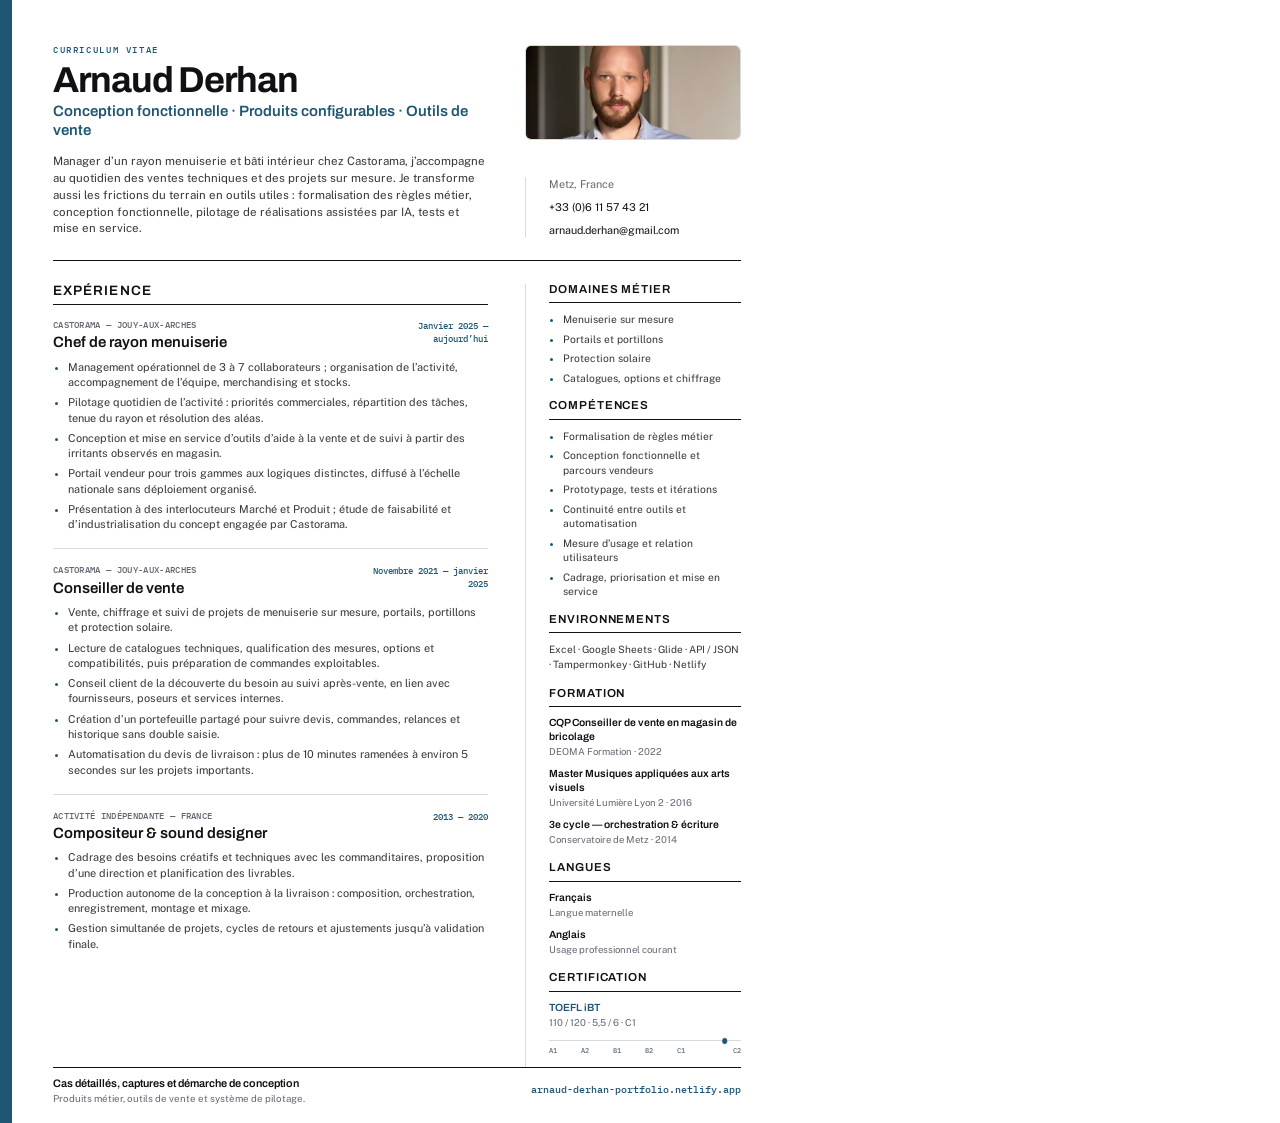
<file: cv-print.html>
<!DOCTYPE html>
<html lang="fr">
<head>
<meta charset="UTF-8">
<meta name="viewport" content="width=device-width, initial-scale=1.0">
<title>Arnaud Derhan — CV</title>
<link rel="preconnect" href="https://fonts.googleapis.com">
<link rel="preconnect" href="https://fonts.gstatic.com" crossorigin>
<link href="https://fonts.googleapis.com/css2?family=Public+Sans:wght@400;500;600;700&amp;family=Archivo:wght@500;600;700&amp;family=IBM+Plex+Mono:wght@400;500&amp;display=swap" rel="stylesheet">
<link rel="stylesheet" href="cv-print.css">
</head>
<body>
<main class="paper">
  <header class="identity">
    <div class="identity-main">
      <p class="document-label">CURRICULUM VITAE</p>
      <h1 data-name></h1>
      <p class="target-title" data-pdf-title></p>
      <p class="profile" data-pdf-profile></p>
    </div>
    <div class="identity-side">
      <div class="portrait-frame">
        <img class="portrait portrait-print" src="assets/arnaud-derhan-portrait-horizontal.jpg" alt="Portrait d’Arnaud Derhan">
      </div>
      <address class="contacts" data-contacts></address>
    </div>
  </header>

  <div class="content-grid">
    <section class="experience">
      <h2>Expérience</h2>
      <div data-experience></div>
    </section>

    <aside class="sidebar">
      <section>
        <h2>Domaines métier</h2>
        <ul class="plain-list" data-pdf-domains></ul>
      </section>
      <section>
        <h2>Compétences</h2>
        <ul class="plain-list" data-pdf-skills></ul>
      </section>
      <section>
        <h2>Environnements</h2>
        <p class="compact-copy" data-pdf-tools></p>
      </section>
      <section>
        <h2>Formation</h2>
        <div data-education></div>
      </section>
      <section>
        <h2>Langues</h2>
        <div data-languages></div>
      </section>
      <section>
        <h2>Certification</h2>
        <div data-certifications></div>
      </section>
    </aside>
  </div>

  <footer class="portfolio-callout">
    <div>
      <strong data-pdf-portfolio-label></strong>
      <span>Produits métier, outils de vente et système de pilotage.</span>
    </div>
    <a data-portfolio-link></a>
  </footer>
</main>
<script>window.CV_DATA = {"identity":{"name":"Arnaud Derhan","location":"Metz, France","phone":"+33 (0)6 11 57 43 21","email":"arnaud.derhan@gmail.com","portfolio":"https://arnaud-derhan-portfolio.netlify.app/"},"headline":"Product builder métier","subheadline":"Je transforme des règles métier complexes en outils simples, utilisés et mesurés sur le terrain.","summary":"Manager retail en menuiserie et bâti intérieur, avec une pratique directe de la vente de projets sur mesure, je prends en charge un produit depuis le problème observé jusqu’à son usage : compréhension du métier, formalisation des règles, conception fonctionnelle, pilotage de réalisations assistées par IA, tests et mesure. Mes réalisations relient catalogues techniques, parcours vendeurs et systèmes existants sans ajouter de friction aux équipes.","pdf":{"title":"Conception fonctionnelle · Produits configurables · Outils de vente","profile":"Manager d’un rayon menuiserie et bâti intérieur chez Castorama, j’accompagne au quotidien des ventes techniques et des projets sur mesure. Je transforme aussi les frictions du terrain en outils utiles : formalisation des règles métier, conception fonctionnelle, pilotage de réalisations assistées par IA, tests et mise en service.","domains":["Menuiserie sur mesure","Portails et portillons","Protection solaire","Catalogues, options et chiffrage"],"skills":["Formalisation de règles métier","Conception fonctionnelle et parcours vendeurs","Prototypage, tests et itérations","Continuité entre outils et automatisation","Mesure d’usage et relation utilisateurs","Cadrage, priorisation et mise en service"],"tools":"Excel · Google Sheets · Glide · API / JSON · Tampermonkey · GitHub · Netlify","certifications":[{"name":"TOEFL iBT","level":"110 / 120 · 5,5 / 6 · C1","score":5.5,"scaleMax":6,"detail":[{"label":"Reading","score":"6 / 6"},{"label":"Listening","score":"6 / 6"},{"label":"Speaking","score":"5 / 6"},{"label":"Writing","score":"5,5 / 6"}]}],"portfolioLabel":"Cas détaillés, captures et démarche de conception"},"lenses":[{"id":"product","label":"Produit métier","intro":"Partir du travail réel, choisir le bon niveau de solution, livrer puis observer l’usage.","accentCapabilities":["discovery","ux","measurement"],"accentProofs":["portal","crm"]},{"id":"functional","label":"Conception fonctionnelle","intro":"Transformer catalogues, tolérances et processus en règles explicites et interfaces actionnables.","accentCapabilities":["rules","integration","ux"],"accentProofs":["portal","delivery"]},{"id":"ai","label":"Pilotage par l’IA","intro":"Spécifier l’intention, diriger l’implémentation, tester les résultats et faire évoluer le système.","accentCapabilities":["specification","validation","architecture"],"accentProofs":["agents","portal"]}],"capabilities":[{"id":"discovery","name":"Comprendre le travail réel","detail":"Observer les irritants, les gestes existants et les contraintes d’adoption."},{"id":"rules","name":"Formaliser les règles métier","detail":"Rendre explicites catalogues, tolérances, compatibilités et états de processus."},{"id":"ux","name":"Concevoir l’expérience","detail":"Adapter l’interface à la logique de vente plutôt qu’imposer un parcours générique."},{"id":"integration","name":"Relier les systèmes","detail":"Créer la continuité entre outils existants sans double saisie."},{"id":"specification","name":"Diriger l’implémentation","detail":"Définir l’intention et les comportements attendus pour des agents d’implémentation."},{"id":"validation","name":"Tester et corriger les résultats","detail":"Essayer les outils et livrables produits avec l’IA, repérer les erreurs de contenu ou de comportement, puis piloter leur correction."},{"id":"measurement","name":"Mesurer l’usage","detail":"Instrumenter les actions utiles et distinguer diffusion, usage et adoption."},{"id":"architecture","name":"Faire évoluer un système","detail":"Transformer les incidents et limites observées en décisions d’architecture."}],"proofs":[{"id":"portal","title":"Portail vendeur multi-gamme","scope":"Produit métier · diffusion nationale mesurée","result":"Diffusé organiquement à l’échelle nationale, avec des recherches, consultations de modèles et copies de codes produit mesurées.","contribution":"Observation des parcours, formalisation des règles, conception des interfaces, direction de l’implémentation assistée par IA, tests et analytics.","status":"Actif et utilisé ; concept étudié pour une industrialisation interne.","href":"castorama.html"},{"id":"crm","title":"Portefeuille devis & commandes","scope":"Outil d’équipe · continuité commerciale","result":"Les dossiers issus des outils de vente deviennent un portefeuille partagé, sans double saisie.","contribution":"Conception et mise en service d’un suivi des statuts, montants, historiques et prochaines relances.","status":"Fonctionnel et utilisé.","href":"castorama.html"},{"id":"delivery","title":"Devis de livraison automatisé","scope":"Intégration · automatisation inter-applications","result":"Le devis alimente directement le chiffrage transport, puis laisse au vendeur le contrôle final.","contribution":"Conception d’une continuité entre l’outil de vente et le chiffrage transport.","status":"Utilisé sur le terrain.","href":"castorama.html"},{"id":"agents","title":"Système multi-agent personnel","scope":"Architecture fonctionnelle · usage quotidien","result":"Six domaines spécialisés, mémoire à la demande, traitements planifiés et validation séparée des résultats.","contribution":"Conception du système, des flux, des sources de vérité et des mécanismes de reprise après incident.","status":"Système personnel en production quotidienne.","href":"system.html"}],"experience":[{"organization":"Castorama — Jouy-aux-Arches","role":"Chef de rayon menuiserie","period":"Janvier 2025 — aujourd’hui","summary":"Organisation opérationnelle du rayon, management d’équipe, merchandising, stocks et activité commerciale. En parallèle, conception de produits métier issus des situations réelles de vente.","highlights":["Conception d’un portail vendeur couvrant portes, fenêtres et garde-corps, diffusé organiquement dans le réseau France.","Présentation du portail à des interlocuteurs Marché et Produit ; son concept fait l’objet d’une étude de faisabilité et d’industrialisation.","Maintenance et évolution d’outils de suivi commercial, logistique et d’aide à la vente."],"paperHighlights":["Management opérationnel de 3 à 7 collaborateurs ; organisation de l’activité, accompagnement de l’équipe, merchandising et stocks.","Pilotage quotidien de l’activité : priorités commerciales, répartition des tâches, tenue du rayon et résolution des aléas.","Conception et mise en service d’outils d’aide à la vente et de suivi à partir des irritants observés en magasin.","Portail vendeur pour trois gammes aux logiques distinctes, diffusé à l’échelle nationale sans déploiement organisé.","Présentation à des interlocuteurs Marché et Produit ; étude de faisabilité et d’industrialisation du concept engagée par Castorama."]},{"organization":"Castorama — Jouy-aux-Arches","role":"Conseiller de vente","period":"Novembre 2021 — janvier 2025","summary":"Vente de projets de menuiserie et de solutions sur mesure ; découverte directe des contraintes clients, catalogues techniques et parcours vendeurs.","highlights":["Création d’un portefeuille devis et commandes sans double saisie.","Automatisation du devis de livraison et conception d’outils de recherche produit.","Développement progressif d’une pratique produit autonome à partir des irritants du terrain."],"paperHighlights":["Vente, chiffrage et suivi de projets de menuiserie sur mesure, portails, portillons et protection solaire.","Lecture de catalogues techniques, qualification des mesures, options et compatibilités, puis préparation de commandes exploitables.","Conseil client de la découverte du besoin au suivi après-vente, en lien avec fournisseurs, poseurs et services internes.","Création d’un portefeuille partagé pour suivre devis, commandes, relances et historique sans double saisie.","Automatisation du devis de livraison : plus de 10 minutes ramenées à environ 5 secondes sur les projets importants."]},{"organization":"Activité indépendante — France","role":"Compositeur & sound designer","period":"2013 — 2020","summary":"Composition, arrangement et production pour des projets audiovisuels ; cadrage de la demande, échanges clients, itérations et livraison.","highlights":[],"paperHighlights":["Cadrage des besoins créatifs et techniques avec les commanditaires, proposition d’une direction et planification des livrables.","Production autonome de la conception à la livraison : composition, orchestration, enregistrement, montage et mixage.","Gestion simultanée de projets, cycles de retours et ajustements jusqu’à validation finale."]}],"education":[{"year":"2022","school":"DEOMA Formation","degree":"CQP Conseiller de vente en magasin de bricolage"},{"year":"2016","school":"Université Lumière Lyon 2","degree":"Master Musiques appliquées aux arts visuels"},{"year":"2014","school":"Conservatoire de Metz","degree":"3e cycle — orchestration & écriture"}],"languages":[{"name":"Français","level":"Langue maternelle"},{"name":"Anglais","level":"Usage professionnel courant"}]};</script>
<script src="cv-print.js"></script>
</body>
</html>
</file>
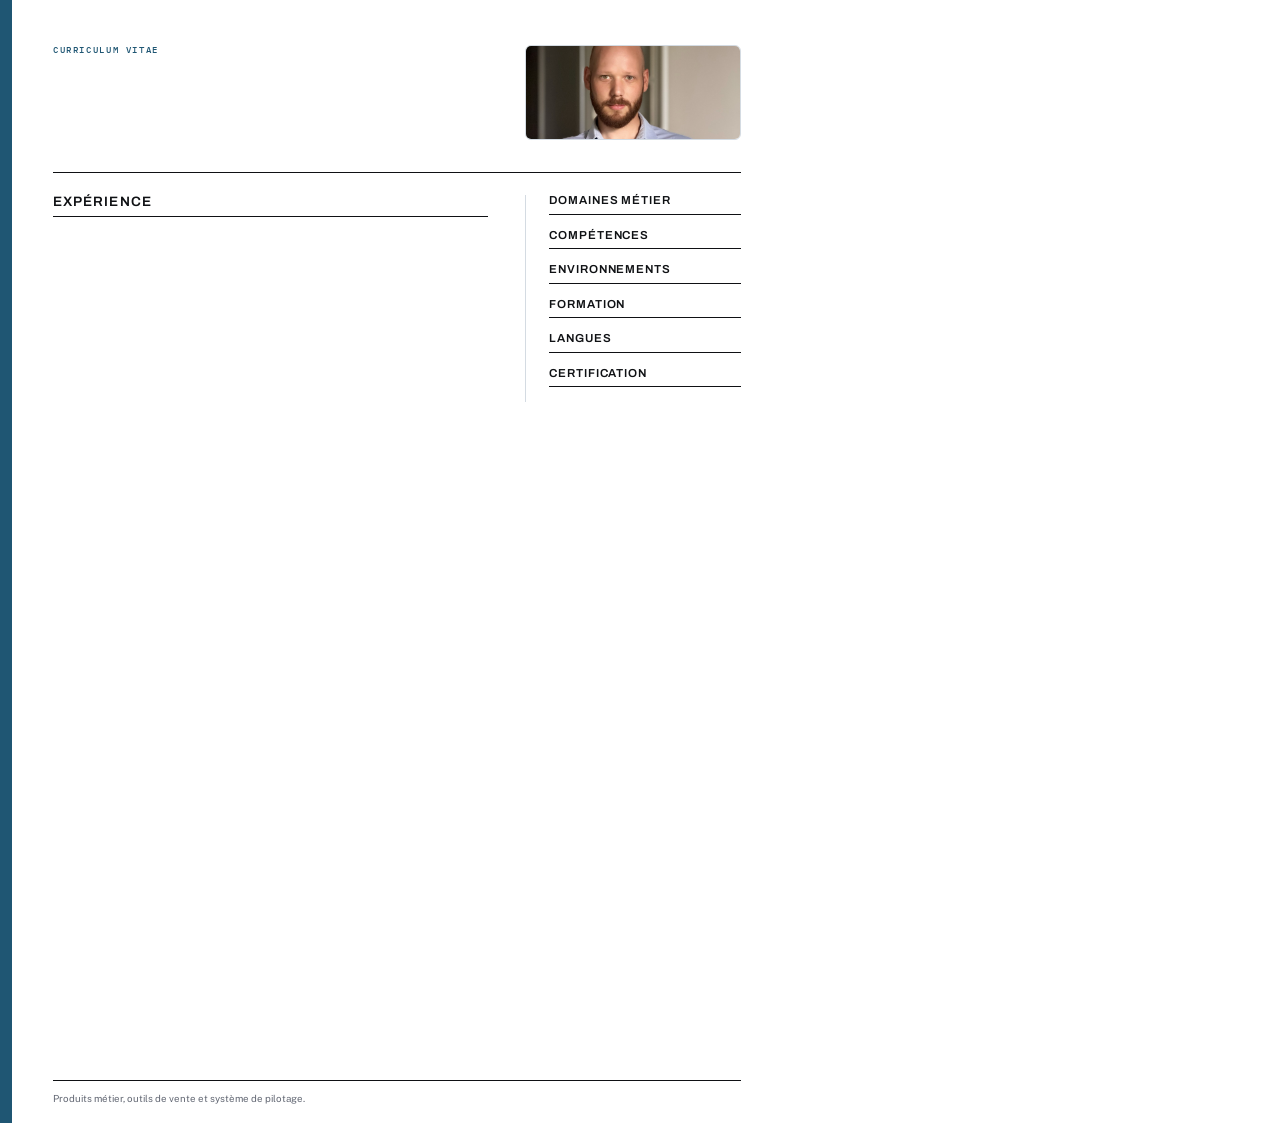
<file: cv-print.template.html>
<!DOCTYPE html>
<html lang="fr">
<head>
<meta charset="UTF-8">
<meta name="viewport" content="width=device-width, initial-scale=1.0">
<title>Arnaud Derhan — CV</title>
<link rel="preconnect" href="https://fonts.googleapis.com">
<link rel="preconnect" href="https://fonts.gstatic.com" crossorigin>
<link href="https://fonts.googleapis.com/css2?family=Public+Sans:wght@400;500;600;700&amp;family=Archivo:wght@500;600;700&amp;family=IBM+Plex+Mono:wght@400;500&amp;display=swap" rel="stylesheet">
<link rel="stylesheet" href="cv-print.css">
</head>
<body>
<main class="paper">
  <header class="identity">
    <div class="identity-main">
      <p class="document-label">CURRICULUM VITAE</p>
      <h1 data-name></h1>
      <p class="target-title" data-pdf-title></p>
      <p class="profile" data-pdf-profile></p>
    </div>
    <div class="identity-side">
      <div class="portrait-frame">
        <img class="portrait portrait-print" src="assets/arnaud-derhan-portrait-horizontal.jpg" alt="Portrait d’Arnaud Derhan">
      </div>
      <address class="contacts" data-contacts></address>
    </div>
  </header>

  <div class="content-grid">
    <section class="experience">
      <h2>Expérience</h2>
      <div data-experience></div>
    </section>

    <aside class="sidebar">
      <section>
        <h2>Domaines métier</h2>
        <ul class="plain-list" data-pdf-domains></ul>
      </section>
      <section>
        <h2>Compétences</h2>
        <ul class="plain-list" data-pdf-skills></ul>
      </section>
      <section>
        <h2>Environnements</h2>
        <p class="compact-copy" data-pdf-tools></p>
      </section>
      <section>
        <h2>Formation</h2>
        <div data-education></div>
      </section>
      <section>
        <h2>Langues</h2>
        <div data-languages></div>
      </section>
      <section>
        <h2>Certification</h2>
        <div data-certifications></div>
      </section>
    </aside>
  </div>

  <footer class="portfolio-callout">
    <div>
      <strong data-pdf-portfolio-label></strong>
      <span>Produits métier, outils de vente et système de pilotage.</span>
    </div>
    <a data-portfolio-link></a>
  </footer>
</main>
<script>/*__CV_DATA__*/</script>
<script src="cv-print.js"></script>
</body>
</html>
</file>
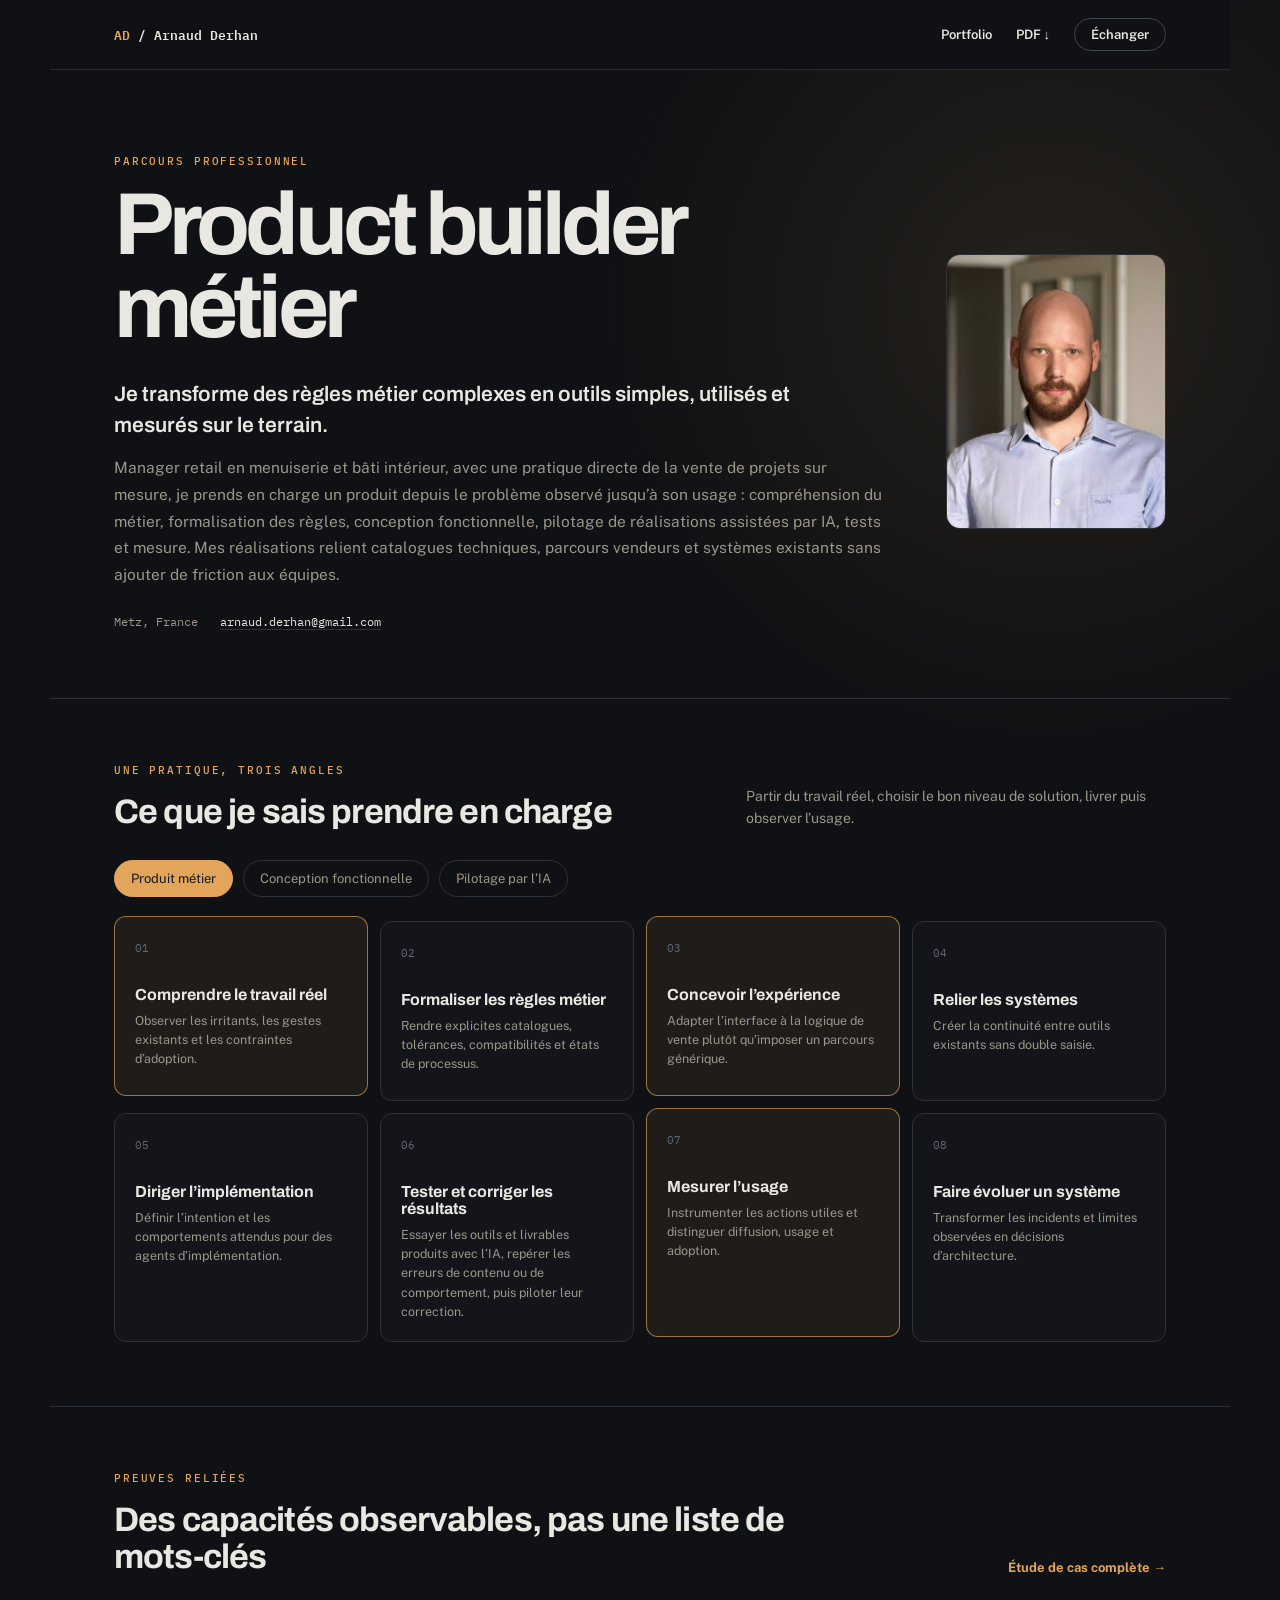
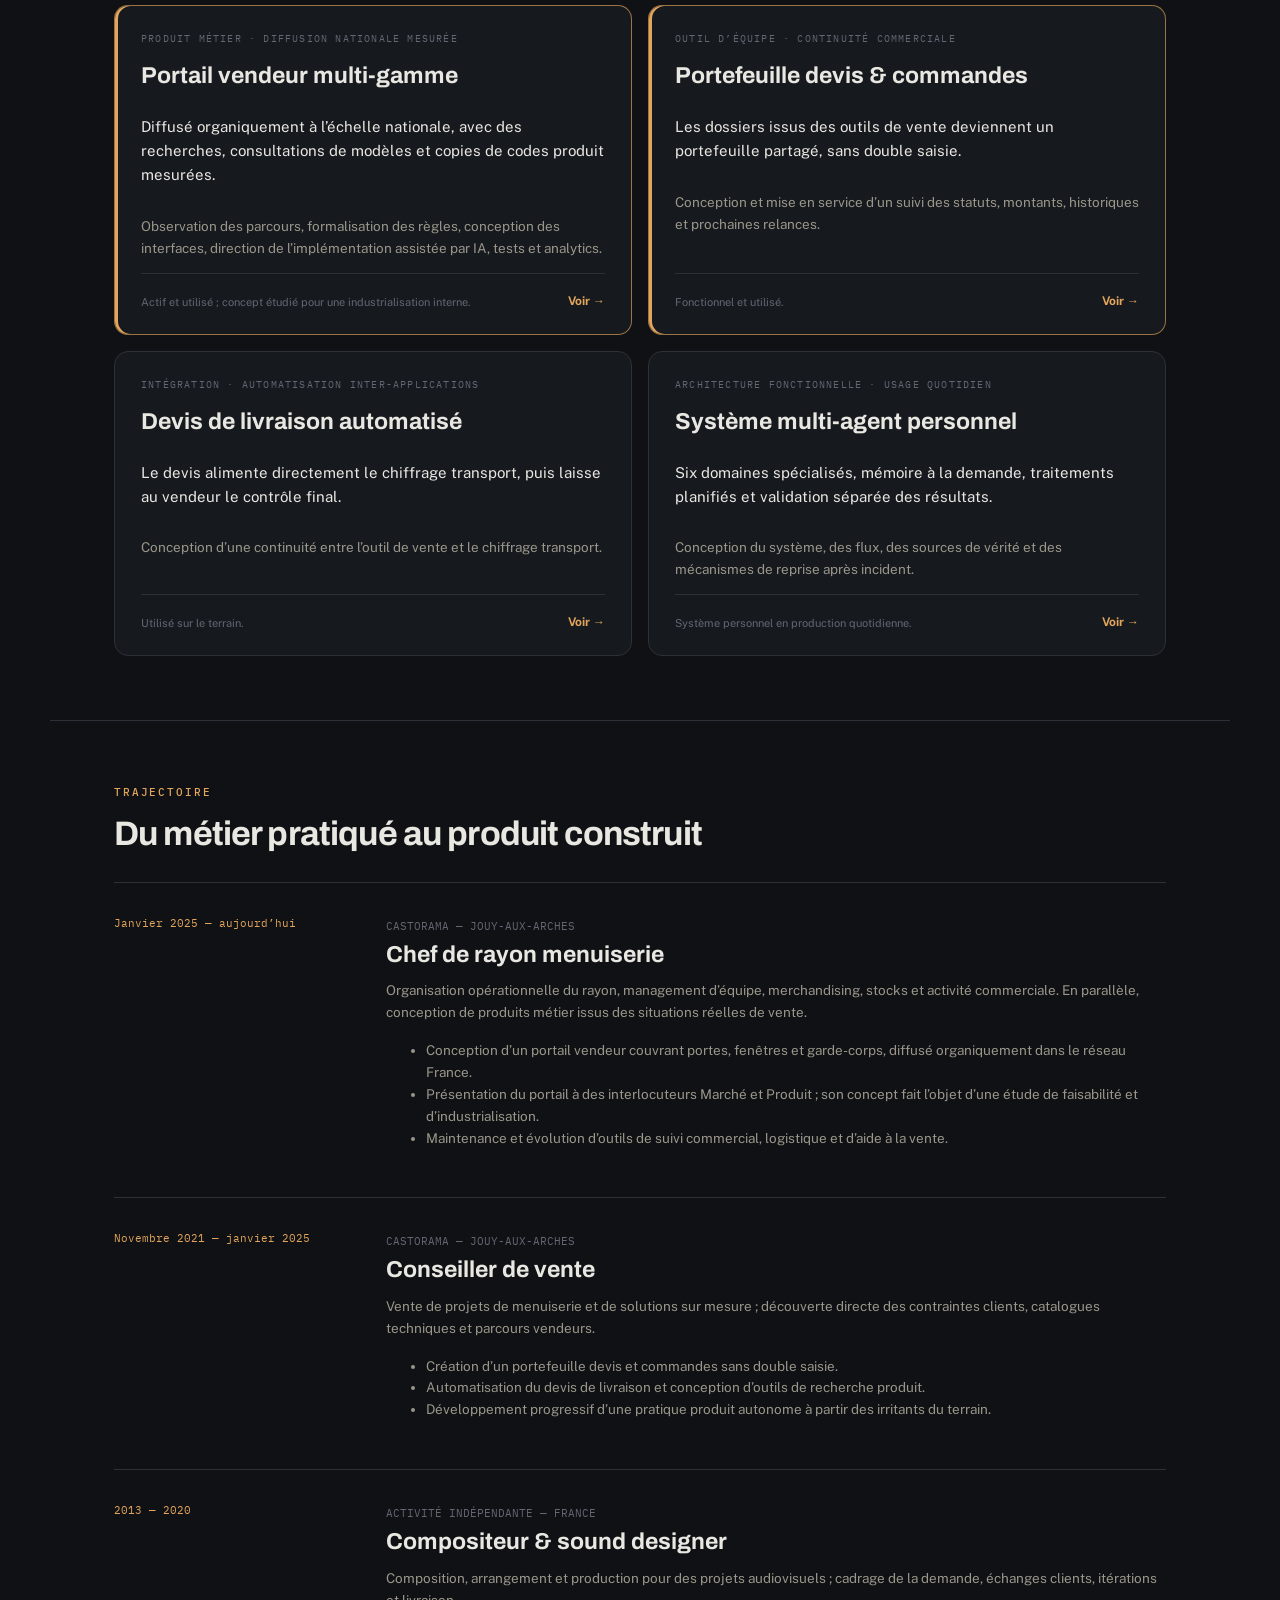
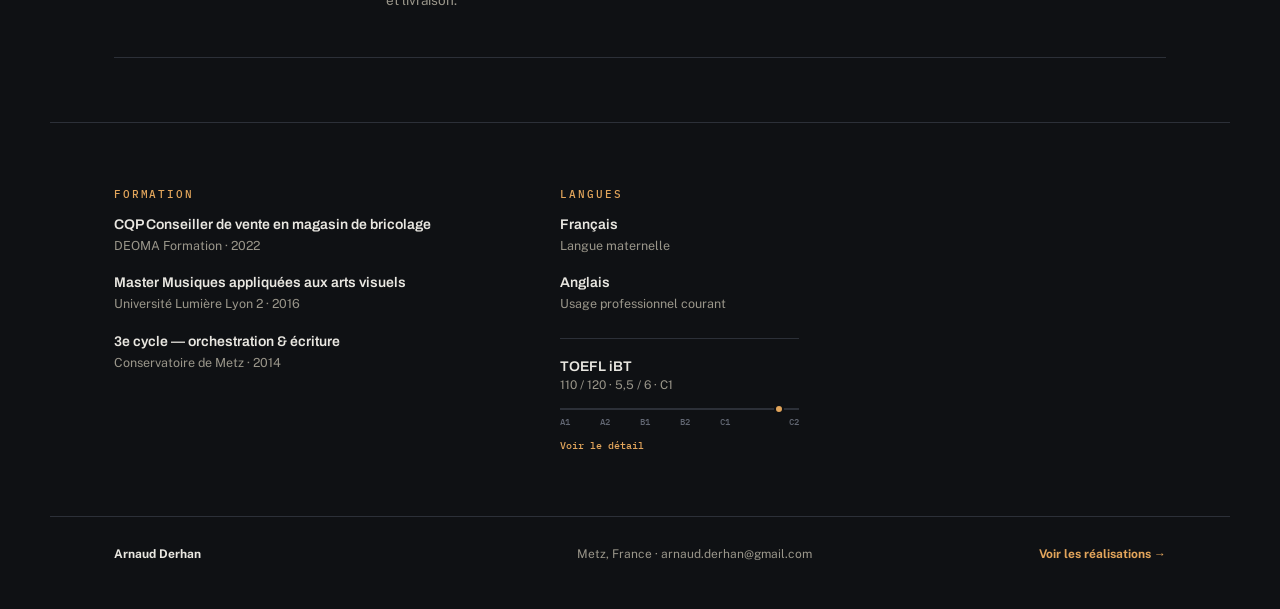
<file: cv.html>
<!DOCTYPE html>
<html lang="fr">
<head>
<meta charset="UTF-8">
<meta name="viewport" content="width=device-width, initial-scale=1.0">
<title>Arnaud Derhan — Parcours & CV</title>
<meta name="description" content="Parcours d’Arnaud Derhan, product builder métier : conception fonctionnelle, produits terrain et implémentation assistée par IA.">
<link rel="preconnect" href="https://fonts.googleapis.com">
<link rel="preconnect" href="https://fonts.gstatic.com" crossorigin>
<link href="https://fonts.googleapis.com/css2?family=Public+Sans:wght@400;500;600;700&amp;family=Archivo:wght@500;600;700;800&amp;family=IBM+Plex+Mono:wght@400;500&amp;display=swap" rel="stylesheet">
<link rel="stylesheet" href="cv.css">
</head>
<body>
<div class="cv-shell">
  <header class="cv-nav">
    <a href="index.html" class="cv-brand">AD <span>/ Arnaud Derhan</span></a>
    <nav><a href="index.html">Portfolio</a><a href="assets/arnaud-derhan-cv.pdf" download>PDF ↓</a><a class="cv-contact" data-email-link>Échanger</a></nav>
  </header>
  <main>
    <section class="cv-hero">
      <div class="cv-hero-copy">
        <p class="kicker">PARCOURS PROFESSIONNEL</p>
        <h1 data-headline></h1>
        <p class="subheadline" data-subheadline></p>
        <p class="summary" data-summary></p>
        <div class="meta" data-contacts></div>
      </div>
      <img class="portrait portrait-web" src="assets/arnaud-derhan-portrait.jpg" alt="Portrait d’Arnaud Derhan">
    </section>

    <section class="section lens-section">
      <div class="section-heading">
        <div><p class="kicker">UNE PRATIQUE, TROIS ANGLES</p><h2>Ce que je sais prendre en charge</h2></div>
        <p id="lens-intro" class="section-intro"></p>
      </div>
      <div class="lens-tabs" role="group" aria-label="Angle de lecture" data-lenses></div>
      <div class="capability-grid" data-capabilities></div>
    </section>

    <section class="section">
      <div class="section-heading">
        <div><p class="kicker">PREUVES RELIÉES</p><h2>Des capacités observables, pas une liste de mots-clés</h2></div>
        <a href="castorama.html" class="text-link">Étude de cas complète →</a>
      </div>
      <div class="proof-grid" data-proofs></div>
    </section>

    <section class="section timeline-section">
      <div class="section-heading"><div><p class="kicker">TRAJECTOIRE</p><h2>Du métier pratiqué au produit construit</h2></div></div>
      <div class="timeline" data-experience></div>
    </section>

    <section class="section foundation">
      <div><p class="kicker">FORMATION</p><div data-education></div></div>
      <div><p class="kicker">LANGUES</p><div data-languages></div><div data-web-certifications></div></div>
    </section>
  </main>
  <footer><strong data-name></strong><span data-footer-contact></span><a href="index.html">Voir les réalisations →</a></footer>
</div>
<script>window.CV_DATA = {"identity":{"name":"Arnaud Derhan","location":"Metz, France","phone":"+33 (0)6 11 57 43 21","email":"arnaud.derhan@gmail.com","portfolio":"https://arnaud-derhan-portfolio.netlify.app/"},"headline":"Product builder métier","subheadline":"Je transforme des règles métier complexes en outils simples, utilisés et mesurés sur le terrain.","summary":"Manager retail en menuiserie et bâti intérieur, avec une pratique directe de la vente de projets sur mesure, je prends en charge un produit depuis le problème observé jusqu’à son usage : compréhension du métier, formalisation des règles, conception fonctionnelle, pilotage de réalisations assistées par IA, tests et mesure. Mes réalisations relient catalogues techniques, parcours vendeurs et systèmes existants sans ajouter de friction aux équipes.","pdf":{"title":"Conception fonctionnelle · Produits configurables · Outils de vente","profile":"Manager d’un rayon menuiserie et bâti intérieur chez Castorama, j’accompagne au quotidien des ventes techniques et des projets sur mesure. Je transforme aussi les frictions du terrain en outils utiles : formalisation des règles métier, conception fonctionnelle, pilotage de réalisations assistées par IA, tests et mise en service.","domains":["Menuiserie sur mesure","Portails et portillons","Protection solaire","Catalogues, options et chiffrage"],"skills":["Formalisation de règles métier","Conception fonctionnelle et parcours vendeurs","Prototypage, tests et itérations","Continuité entre outils et automatisation","Mesure d’usage et relation utilisateurs","Cadrage, priorisation et mise en service"],"tools":"Excel · Google Sheets · Glide · API / JSON · Tampermonkey · GitHub · Netlify","certifications":[{"name":"TOEFL iBT","level":"110 / 120 · 5,5 / 6 · C1","score":5.5,"scaleMax":6,"detail":[{"label":"Reading","score":"6 / 6"},{"label":"Listening","score":"6 / 6"},{"label":"Speaking","score":"5 / 6"},{"label":"Writing","score":"5,5 / 6"}]}],"portfolioLabel":"Cas détaillés, captures et démarche de conception"},"lenses":[{"id":"product","label":"Produit métier","intro":"Partir du travail réel, choisir le bon niveau de solution, livrer puis observer l’usage.","accentCapabilities":["discovery","ux","measurement"],"accentProofs":["portal","crm"]},{"id":"functional","label":"Conception fonctionnelle","intro":"Transformer catalogues, tolérances et processus en règles explicites et interfaces actionnables.","accentCapabilities":["rules","integration","ux"],"accentProofs":["portal","delivery"]},{"id":"ai","label":"Pilotage par l’IA","intro":"Spécifier l’intention, diriger l’implémentation, tester les résultats et faire évoluer le système.","accentCapabilities":["specification","validation","architecture"],"accentProofs":["agents","portal"]}],"capabilities":[{"id":"discovery","name":"Comprendre le travail réel","detail":"Observer les irritants, les gestes existants et les contraintes d’adoption."},{"id":"rules","name":"Formaliser les règles métier","detail":"Rendre explicites catalogues, tolérances, compatibilités et états de processus."},{"id":"ux","name":"Concevoir l’expérience","detail":"Adapter l’interface à la logique de vente plutôt qu’imposer un parcours générique."},{"id":"integration","name":"Relier les systèmes","detail":"Créer la continuité entre outils existants sans double saisie."},{"id":"specification","name":"Diriger l’implémentation","detail":"Définir l’intention et les comportements attendus pour des agents d’implémentation."},{"id":"validation","name":"Tester et corriger les résultats","detail":"Essayer les outils et livrables produits avec l’IA, repérer les erreurs de contenu ou de comportement, puis piloter leur correction."},{"id":"measurement","name":"Mesurer l’usage","detail":"Instrumenter les actions utiles et distinguer diffusion, usage et adoption."},{"id":"architecture","name":"Faire évoluer un système","detail":"Transformer les incidents et limites observées en décisions d’architecture."}],"proofs":[{"id":"portal","title":"Portail vendeur multi-gamme","scope":"Produit métier · diffusion nationale mesurée","result":"Diffusé organiquement à l’échelle nationale, avec des recherches, consultations de modèles et copies de codes produit mesurées.","contribution":"Observation des parcours, formalisation des règles, conception des interfaces, direction de l’implémentation assistée par IA, tests et analytics.","status":"Actif et utilisé ; concept étudié pour une industrialisation interne.","href":"castorama.html"},{"id":"crm","title":"Portefeuille devis & commandes","scope":"Outil d’équipe · continuité commerciale","result":"Les dossiers issus des outils de vente deviennent un portefeuille partagé, sans double saisie.","contribution":"Conception et mise en service d’un suivi des statuts, montants, historiques et prochaines relances.","status":"Fonctionnel et utilisé.","href":"castorama.html"},{"id":"delivery","title":"Devis de livraison automatisé","scope":"Intégration · automatisation inter-applications","result":"Le devis alimente directement le chiffrage transport, puis laisse au vendeur le contrôle final.","contribution":"Conception d’une continuité entre l’outil de vente et le chiffrage transport.","status":"Utilisé sur le terrain.","href":"castorama.html"},{"id":"agents","title":"Système multi-agent personnel","scope":"Architecture fonctionnelle · usage quotidien","result":"Six domaines spécialisés, mémoire à la demande, traitements planifiés et validation séparée des résultats.","contribution":"Conception du système, des flux, des sources de vérité et des mécanismes de reprise après incident.","status":"Système personnel en production quotidienne.","href":"system.html"}],"experience":[{"organization":"Castorama — Jouy-aux-Arches","role":"Chef de rayon menuiserie","period":"Janvier 2025 — aujourd’hui","summary":"Organisation opérationnelle du rayon, management d’équipe, merchandising, stocks et activité commerciale. En parallèle, conception de produits métier issus des situations réelles de vente.","highlights":["Conception d’un portail vendeur couvrant portes, fenêtres et garde-corps, diffusé organiquement dans le réseau France.","Présentation du portail à des interlocuteurs Marché et Produit ; son concept fait l’objet d’une étude de faisabilité et d’industrialisation.","Maintenance et évolution d’outils de suivi commercial, logistique et d’aide à la vente."],"paperHighlights":["Management opérationnel de 3 à 7 collaborateurs ; organisation de l’activité, accompagnement de l’équipe, merchandising et stocks.","Pilotage quotidien de l’activité : priorités commerciales, répartition des tâches, tenue du rayon et résolution des aléas.","Conception et mise en service d’outils d’aide à la vente et de suivi à partir des irritants observés en magasin.","Portail vendeur pour trois gammes aux logiques distinctes, diffusé à l’échelle nationale sans déploiement organisé.","Présentation à des interlocuteurs Marché et Produit ; étude de faisabilité et d’industrialisation du concept engagée par Castorama."]},{"organization":"Castorama — Jouy-aux-Arches","role":"Conseiller de vente","period":"Novembre 2021 — janvier 2025","summary":"Vente de projets de menuiserie et de solutions sur mesure ; découverte directe des contraintes clients, catalogues techniques et parcours vendeurs.","highlights":["Création d’un portefeuille devis et commandes sans double saisie.","Automatisation du devis de livraison et conception d’outils de recherche produit.","Développement progressif d’une pratique produit autonome à partir des irritants du terrain."],"paperHighlights":["Vente, chiffrage et suivi de projets de menuiserie sur mesure, portails, portillons et protection solaire.","Lecture de catalogues techniques, qualification des mesures, options et compatibilités, puis préparation de commandes exploitables.","Conseil client de la découverte du besoin au suivi après-vente, en lien avec fournisseurs, poseurs et services internes.","Création d’un portefeuille partagé pour suivre devis, commandes, relances et historique sans double saisie.","Automatisation du devis de livraison : plus de 10 minutes ramenées à environ 5 secondes sur les projets importants."]},{"organization":"Activité indépendante — France","role":"Compositeur & sound designer","period":"2013 — 2020","summary":"Composition, arrangement et production pour des projets audiovisuels ; cadrage de la demande, échanges clients, itérations et livraison.","highlights":[],"paperHighlights":["Cadrage des besoins créatifs et techniques avec les commanditaires, proposition d’une direction et planification des livrables.","Production autonome de la conception à la livraison : composition, orchestration, enregistrement, montage et mixage.","Gestion simultanée de projets, cycles de retours et ajustements jusqu’à validation finale."]}],"education":[{"year":"2022","school":"DEOMA Formation","degree":"CQP Conseiller de vente en magasin de bricolage"},{"year":"2016","school":"Université Lumière Lyon 2","degree":"Master Musiques appliquées aux arts visuels"},{"year":"2014","school":"Conservatoire de Metz","degree":"3e cycle — orchestration & écriture"}],"languages":[{"name":"Français","level":"Langue maternelle"},{"name":"Anglais","level":"Usage professionnel courant"}]};</script>
<script src="cv.js"></script>
</body>
</html>
</file>
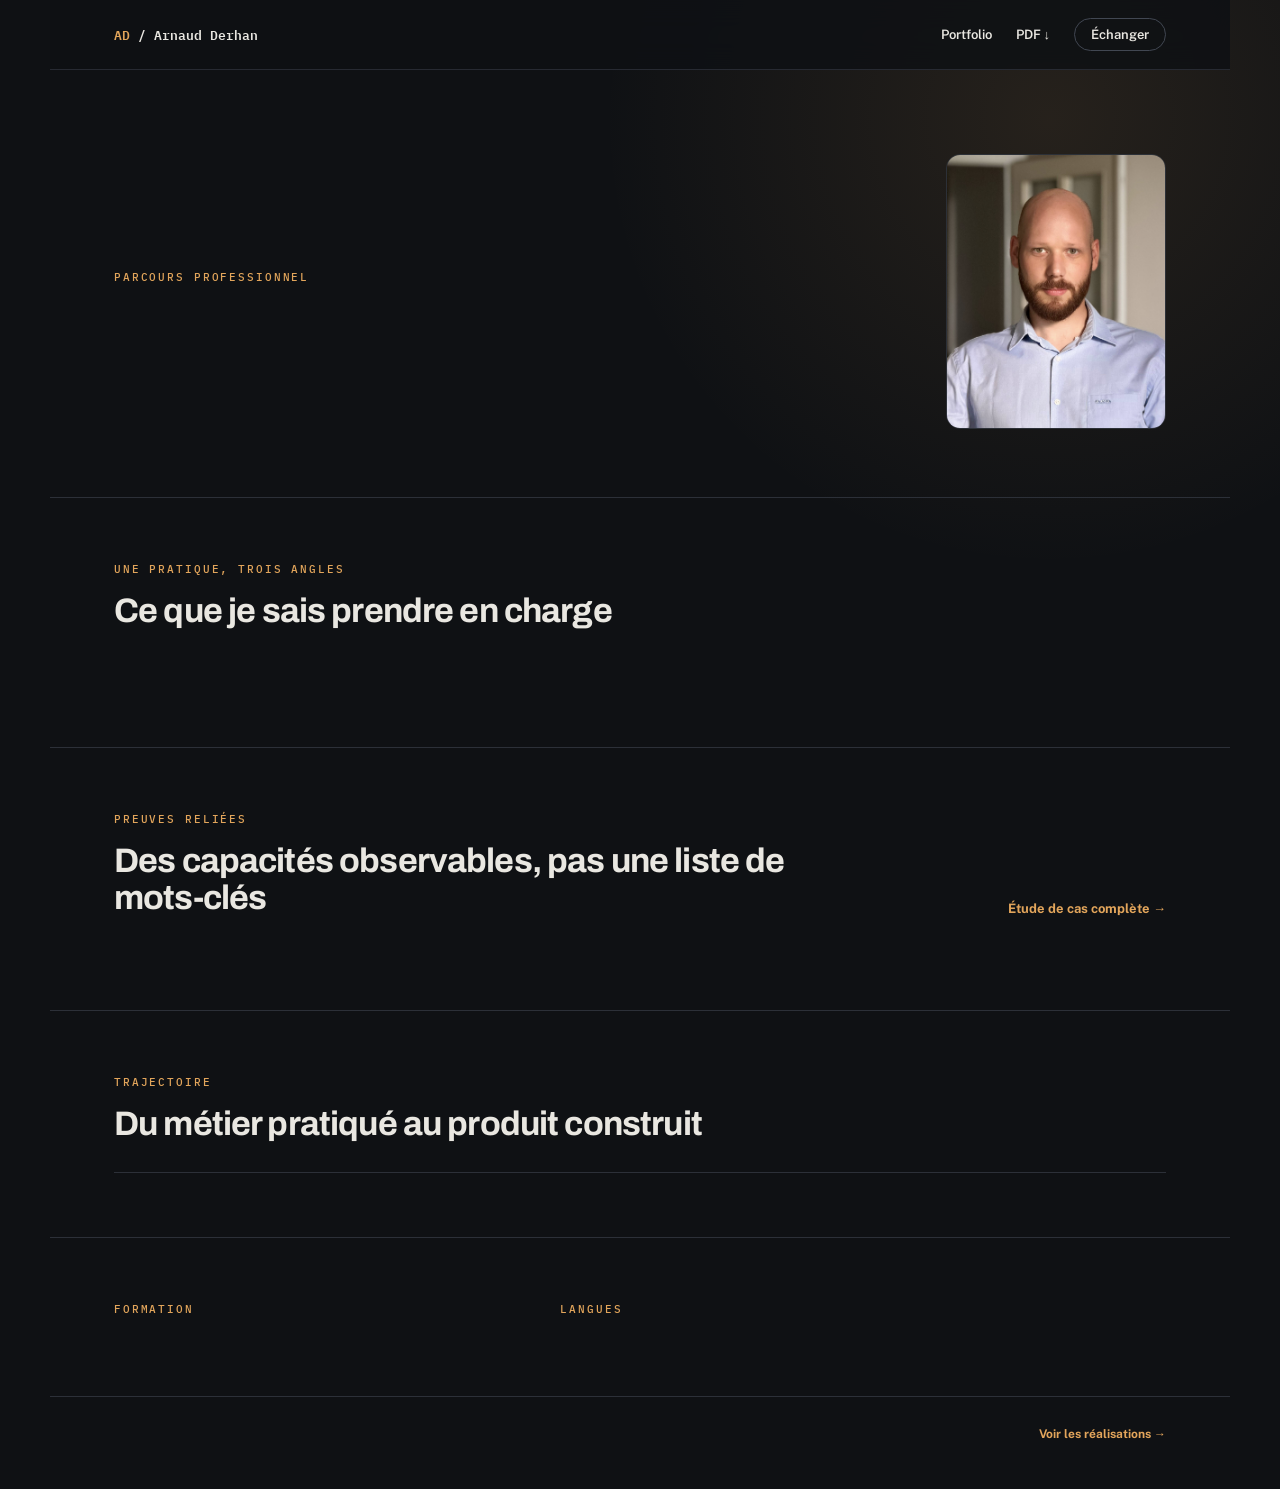
<file: cv.template.html>
<!DOCTYPE html>
<html lang="fr">
<head>
<meta charset="UTF-8">
<meta name="viewport" content="width=device-width, initial-scale=1.0">
<title>Arnaud Derhan — Parcours & CV</title>
<meta name="description" content="Parcours d’Arnaud Derhan, product builder métier : conception fonctionnelle, produits terrain et implémentation assistée par IA.">
<link rel="preconnect" href="https://fonts.googleapis.com">
<link rel="preconnect" href="https://fonts.gstatic.com" crossorigin>
<link href="https://fonts.googleapis.com/css2?family=Public+Sans:wght@400;500;600;700&amp;family=Archivo:wght@500;600;700;800&amp;family=IBM+Plex+Mono:wght@400;500&amp;display=swap" rel="stylesheet">
<link rel="stylesheet" href="cv.css">
</head>
<body>
<div class="cv-shell">
  <header class="cv-nav">
    <a href="index.html" class="cv-brand">AD <span>/ Arnaud Derhan</span></a>
    <nav><a href="index.html">Portfolio</a><a href="assets/arnaud-derhan-cv.pdf" download>PDF ↓</a><a class="cv-contact" data-email-link>Échanger</a></nav>
  </header>
  <main>
    <section class="cv-hero">
      <div class="cv-hero-copy">
        <p class="kicker">PARCOURS PROFESSIONNEL</p>
        <h1 data-headline></h1>
        <p class="subheadline" data-subheadline></p>
        <p class="summary" data-summary></p>
        <div class="meta" data-contacts></div>
      </div>
      <img class="portrait portrait-web" src="assets/arnaud-derhan-portrait.jpg" alt="Portrait d’Arnaud Derhan">
    </section>

    <section class="section lens-section">
      <div class="section-heading">
        <div><p class="kicker">UNE PRATIQUE, TROIS ANGLES</p><h2>Ce que je sais prendre en charge</h2></div>
        <p id="lens-intro" class="section-intro"></p>
      </div>
      <div class="lens-tabs" role="group" aria-label="Angle de lecture" data-lenses></div>
      <div class="capability-grid" data-capabilities></div>
    </section>

    <section class="section">
      <div class="section-heading">
        <div><p class="kicker">PREUVES RELIÉES</p><h2>Des capacités observables, pas une liste de mots-clés</h2></div>
        <a href="castorama.html" class="text-link">Étude de cas complète →</a>
      </div>
      <div class="proof-grid" data-proofs></div>
    </section>

    <section class="section timeline-section">
      <div class="section-heading"><div><p class="kicker">TRAJECTOIRE</p><h2>Du métier pratiqué au produit construit</h2></div></div>
      <div class="timeline" data-experience></div>
    </section>

    <section class="section foundation">
      <div><p class="kicker">FORMATION</p><div data-education></div></div>
      <div><p class="kicker">LANGUES</p><div data-languages></div><div data-web-certifications></div></div>
    </section>
  </main>
  <footer><strong data-name></strong><span data-footer-contact></span><a href="index.html">Voir les réalisations →</a></footer>
</div>
<script>/*__CV_DATA__*/</script>
<script src="cv.js"></script>
</body>
</html>
</file>
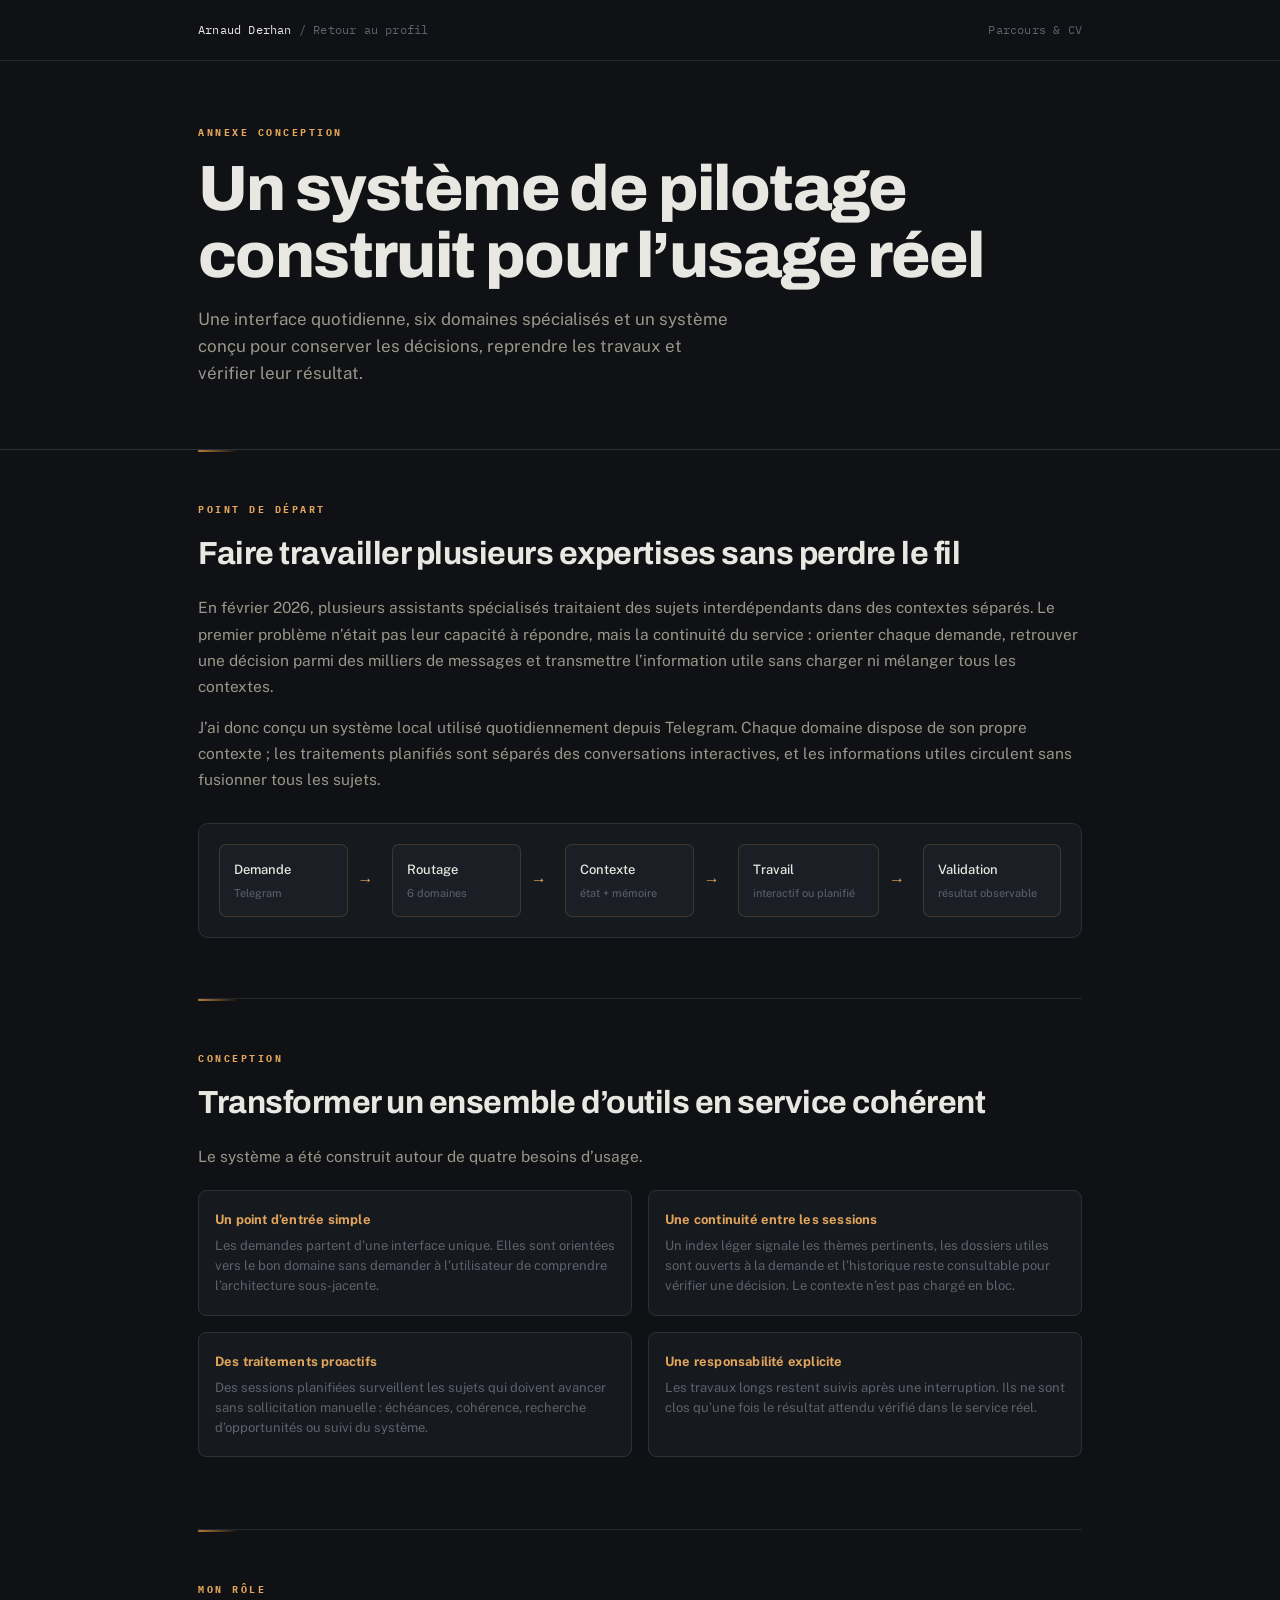
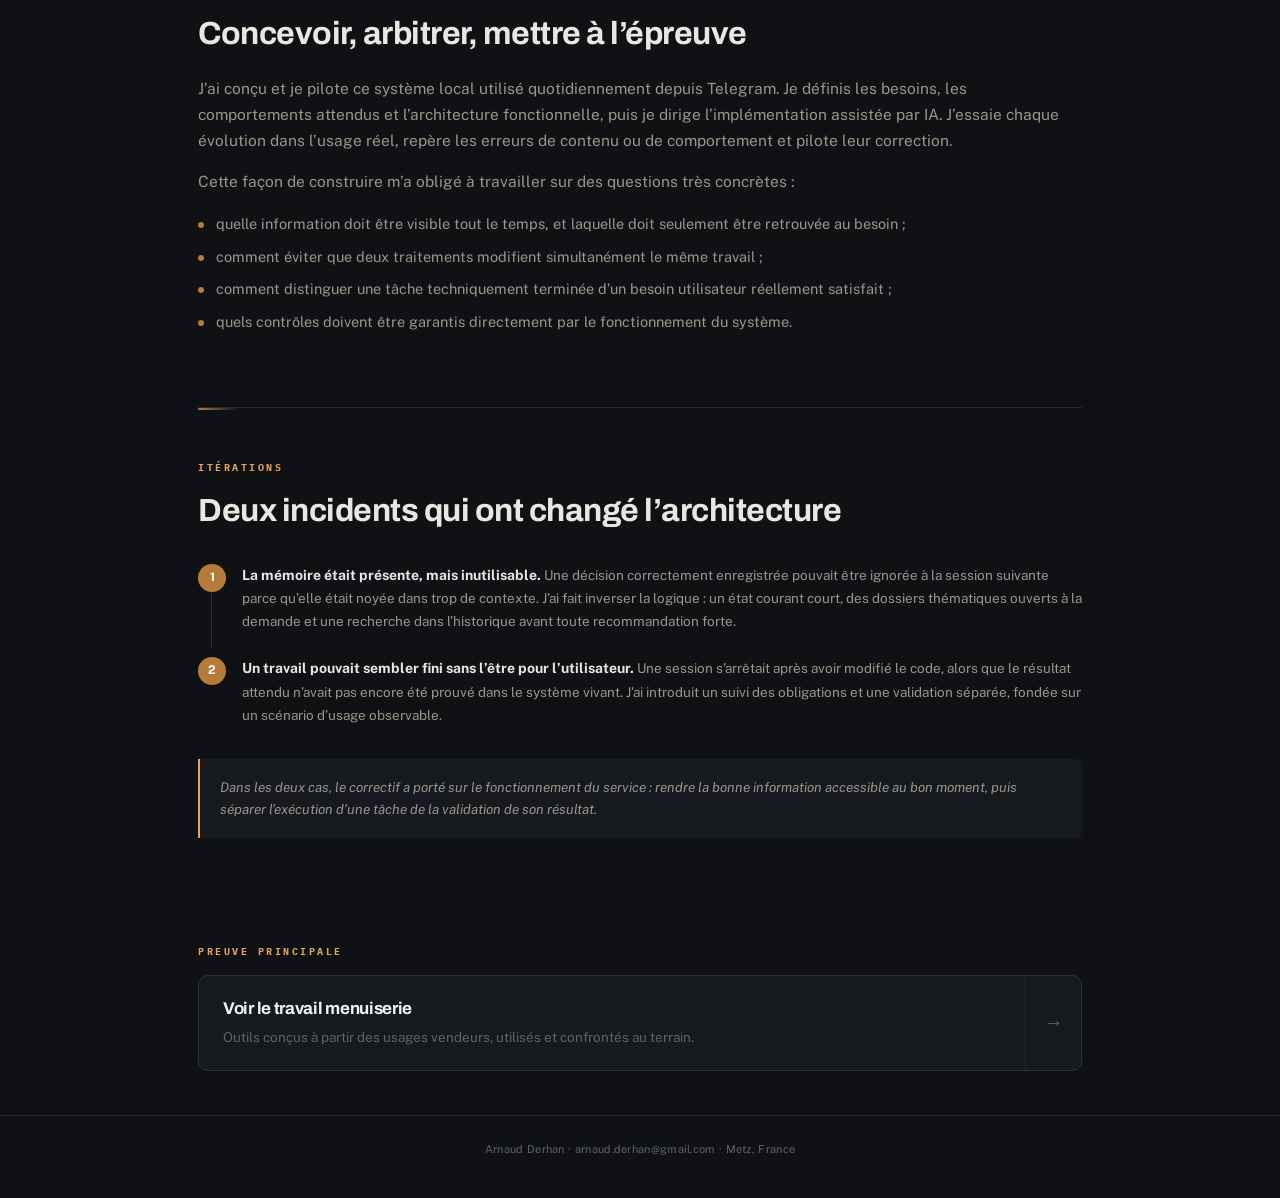
<file: system.html>
<!DOCTYPE html>
<html lang="fr">
<head>
<meta charset="UTF-8">
<meta name="viewport" content="width=device-width, initial-scale=1.0">
<title>Arnaud Derhan &mdash; Syst&egrave;me de pilotage</title>
<link rel="preconnect" href="https://fonts.googleapis.com">
<link rel="preconnect" href="https://fonts.gstatic.com" crossorigin>
<link href="https://fonts.googleapis.com/css2?family=Public+Sans:wght@400;500;600;700&amp;family=Archivo:wght@500;600;700;800&amp;family=IBM+Plex+Mono:wght@400;500&amp;display=swap" rel="stylesheet">
<link rel="stylesheet" href="styles.css">
</head>
<body>
<div class="back-nav"><div class="container"><a href="index.html"><span>Arnaud Derhan</span> / Retour au profil</a><a href="cv.html">Parcours &amp; CV</a></div></div>

<header class="hero hero--light">
  <div class="container">
    <div class="section-label">Annexe conception</div>
    <h1>Un syst&egrave;me de pilotage construit pour l&rsquo;usage r&eacute;el</h1>
    <p class="subtitle">Une interface quotidienne, six domaines sp&eacute;cialis&eacute;s et un syst&egrave;me con&ccedil;u pour conserver les d&eacute;cisions, reprendre les travaux et v&eacute;rifier leur r&eacute;sultat.</p>
  </div>
</header>

<main class="container">
  <section class="section">
    <div class="section-label">Point de d&eacute;part</div>
    <h2>Faire travailler plusieurs expertises sans perdre le fil</h2>
    <p>En f&eacute;vrier 2026, plusieurs assistants sp&eacute;cialis&eacute;s traitaient des sujets interd&eacute;pendants dans des contextes s&eacute;par&eacute;s. Le premier probl&egrave;me n&rsquo;&eacute;tait pas leur capacit&eacute; &agrave; r&eacute;pondre, mais la continuit&eacute; du service&nbsp;: orienter chaque demande, retrouver une d&eacute;cision parmi des milliers de messages et transmettre l&rsquo;information utile sans charger ni m&eacute;langer tous les contextes.</p>
    <p>J&rsquo;ai donc con&ccedil;u un syst&egrave;me local utilis&eacute; quotidiennement depuis Telegram. Chaque domaine dispose de son propre contexte&nbsp;; les traitements planifi&eacute;s sont s&eacute;par&eacute;s des conversations interactives, et les informations utiles circulent sans fusionner tous les sujets.</p>
    <div class="system-flow" aria-label="Flux fonctionnel du système">
      <div><strong>Demande</strong><span>Telegram</span></div>
      <i>&rarr;</i>
      <div><strong>Routage</strong><span>6 domaines</span></div>
      <i>&rarr;</i>
      <div><strong>Contexte</strong><span>&eacute;tat + m&eacute;moire</span></div>
      <i>&rarr;</i>
      <div><strong>Travail</strong><span>interactif ou planifi&eacute;</span></div>
      <i>&rarr;</i>
      <div><strong>Validation</strong><span>r&eacute;sultat observable</span></div>
    </div>
  </section>

  <section class="section">
    <div class="section-label">Conception</div>
    <h2>Transformer un ensemble d&rsquo;outils en service coh&eacute;rent</h2>
    <p>Le syst&egrave;me a &eacute;t&eacute; construit autour de quatre besoins d&rsquo;usage.</p>
    <div class="modules">
      <div class="module-card">
        <div class="name">Un point d&rsquo;entr&eacute;e simple</div>
        <div class="desc">Les demandes partent d&rsquo;une interface unique. Elles sont orient&eacute;es vers le bon domaine sans demander &agrave; l&rsquo;utilisateur de comprendre l&rsquo;architecture sous-jacente.</div>
      </div>
      <div class="module-card">
        <div class="name">Une continuit&eacute; entre les sessions</div>
        <div class="desc">Un index l&eacute;ger signale les th&egrave;mes pertinents, les dossiers utiles sont ouverts &agrave; la demande et l&rsquo;historique reste consultable pour v&eacute;rifier une d&eacute;cision. Le contexte n&rsquo;est pas charg&eacute; en bloc.</div>
      </div>
      <div class="module-card">
        <div class="name">Des traitements proactifs</div>
        <div class="desc">Des sessions planifi&eacute;es surveillent les sujets qui doivent avancer sans sollicitation manuelle&nbsp;: &eacute;ch&eacute;ances, coh&eacute;rence, recherche d&rsquo;opportunit&eacute;s ou suivi du syst&egrave;me.</div>
      </div>
      <div class="module-card">
        <div class="name">Une responsabilit&eacute; explicite</div>
        <div class="desc">Les travaux longs restent suivis apr&egrave;s une interruption. Ils ne sont clos qu&rsquo;une fois le r&eacute;sultat attendu v&eacute;rifi&eacute; dans le service r&eacute;el.</div>
      </div>
    </div>
  </section>

  <section class="section">
    <div class="section-label">Mon r&ocirc;le</div>
    <h2>Concevoir, arbitrer, mettre &agrave; l&rsquo;&eacute;preuve</h2>
    <p>J&rsquo;ai con&ccedil;u et je pilote ce syst&egrave;me local utilis&eacute; quotidiennement depuis Telegram. Je d&eacute;finis les besoins, les comportements attendus et l&rsquo;architecture fonctionnelle, puis je dirige l&rsquo;impl&eacute;mentation assist&eacute;e par IA. J&rsquo;essaie chaque &eacute;volution dans l&rsquo;usage r&eacute;el, rep&egrave;re les erreurs de contenu ou de comportement et pilote leur correction.</p>
    <p>Cette fa&ccedil;on de construire m&rsquo;a oblig&eacute; &agrave; travailler sur des questions tr&egrave;s concr&egrave;tes&nbsp;:</p>
    <ul>
      <li>quelle information doit &ecirc;tre visible tout le temps, et laquelle doit seulement &ecirc;tre retrouv&eacute;e au besoin&nbsp;;</li>
      <li>comment &eacute;viter que deux traitements modifient simultan&eacute;ment le m&ecirc;me travail&nbsp;;</li>
      <li>comment distinguer une t&acirc;che techniquement termin&eacute;e d&rsquo;un besoin utilisateur r&eacute;ellement satisfait&nbsp;;</li>
      <li>quels contr&ocirc;les doivent &ecirc;tre garantis directement par le fonctionnement du syst&egrave;me.</li>
    </ul>
  </section>

  <section class="section">
    <div class="section-label">It&eacute;rations</div>
    <h2>Deux incidents qui ont chang&eacute; l&rsquo;architecture</h2>
    <div class="pipeline">
      <div class="pipeline-step">
        <div class="step-number">1</div>
        <div class="step-content">
          <p><strong>La m&eacute;moire &eacute;tait pr&eacute;sente, mais inutilisable.</strong> Une d&eacute;cision correctement enregistr&eacute;e pouvait &ecirc;tre ignor&eacute;e &agrave; la session suivante parce qu&rsquo;elle &eacute;tait noy&eacute;e dans trop de contexte. J&rsquo;ai fait inverser la logique&nbsp;: un &eacute;tat courant court, des dossiers th&eacute;matiques ouverts &agrave; la demande et une recherche dans l&rsquo;historique avant toute recommandation forte.</p>
        </div>
      </div>
      <div class="pipeline-step">
        <div class="step-number">2</div>
        <div class="step-content">
          <p><strong>Un travail pouvait sembler fini sans l&rsquo;&ecirc;tre pour l&rsquo;utilisateur.</strong> Une session s&rsquo;arr&ecirc;tait apr&egrave;s avoir modifi&eacute; le code, alors que le r&eacute;sultat attendu n&rsquo;avait pas encore &eacute;t&eacute; prouv&eacute; dans le syst&egrave;me vivant. J&rsquo;ai introduit un suivi des obligations et une validation s&eacute;par&eacute;e, fond&eacute;e sur un sc&eacute;nario d&rsquo;usage observable.</p>
        </div>
      </div>
    </div>
    <div class="story">Dans les deux cas, le correctif a port&eacute; sur le fonctionnement du service&nbsp;: rendre la bonne information accessible au bon moment, puis s&eacute;parer l&rsquo;ex&eacute;cution d&rsquo;une t&acirc;che de la validation de son r&eacute;sultat.</div>
  </section>

  <div class="crosslink-section">
    <div class="section-label">Preuve principale</div>
    <div class="deepdive-cards">
      <a href="castorama.html" class="deepdive-card">
        <div class="deepdive-card-content">
          <div class="deepdive-card-title">Voir le travail menuiserie</div>
          <p class="deepdive-card-desc">Outils con&ccedil;us &agrave; partir des usages vendeurs, utilis&eacute;s et confront&eacute;s au terrain.</p>
        </div>
        <span class="deepdive-card-arrow">&rarr;</span>
      </a>
    </div>
  </div>
</main>

<footer class="footer"><div class="container">Arnaud Derhan &middot; <a href="mailto:arnaud.derhan@gmail.com">arnaud.derhan@gmail.com</a> &middot; Metz, France</div></footer>
</body>
</html>
</file>
<file: cv-print.css>
:root {
  --ink: #0f1114;
  --muted: #626773;
  --line: #d4dbe2;
  --soft: #f3f6f8;
  --accent: #1f5673;
  --accent-bright: #4f8ba8;
}

* { box-sizing: border-box; }

@page { size: A4; margin: 0; }

html,
body {
  width: 210mm;
  height: 297mm;
  margin: 0;
  background: #fff;
  color: var(--ink);
  font-family: "Public Sans", sans-serif;
  print-color-adjust: exact;
  -webkit-print-color-adjust: exact;
}

.paper {
  position: relative;
  width: 210mm;
  min-height: 297mm;
  padding: 12mm 14mm 11mm;
  overflow: hidden;
}

.paper::before {
  position: absolute;
  inset: 0 auto 0 0;
  width: 3.2mm;
  background: var(--accent);
  content: "";
}

.identity {
  display: grid;
  grid-template-columns: minmax(0, 1fr) 57mm;
  gap: 10mm;
  padding-bottom: 6mm;
  border-bottom: 1px solid var(--ink);
}

.identity-side {
  display: flex;
  flex-direction: column;
  align-items: flex-end;
  justify-content: space-between;
}

.portrait-frame {
  width: 57mm;
  height: 25mm;
  margin-bottom: 2.4mm;
  overflow: hidden;
  border: 1px solid var(--line);
  border-radius: 1.6mm;
}

.portrait-print {
  width: 100%;
  height: 100%;
  display: block;
  object-fit: cover;
  object-position: 50% 48%;
  transform: none;
  filter: saturate(.9);
}

.document-label {
  margin: 0 0 2.4mm;
  color: var(--accent);
  font: 500 6.8pt/1 "IBM Plex Mono", monospace;
  letter-spacing: .18em;
}

h1,
h2,
h3,
p { margin-top: 0; }

h1 {
  margin-bottom: 1.2mm;
  font: 700 27pt/.95 "Archivo", sans-serif;
  letter-spacing: -.035em;
}

.target-title {
  margin-bottom: 3.6mm;
  color: var(--accent);
  font: 600 11.2pt/1.25 "Archivo", sans-serif;
}

.profile {
  max-width: 125mm;
  margin-bottom: 0;
  color: #34363a;
  font-size: 8.65pt;
  line-height: 1.46;
}

.contacts {
  display: flex;
  flex-direction: column;
  width: 100%;
  justify-content: flex-end;
  gap: 2.2mm;
  margin: 0;
  padding-left: 6mm;
  border-left: 1px solid var(--line);
  color: var(--muted);
  font: normal 8.1pt/1.35 "Public Sans", sans-serif;
}

.contacts a {
  color: var(--ink);
  text-decoration: none;
}

.content-grid {
  display: grid;
  grid-template-columns: minmax(0, 1fr) 57mm;
  gap: 10mm;
  margin-top: 6mm;
}

h2 {
  margin-bottom: 4mm;
  padding-bottom: 1.8mm;
  border-bottom: 1px solid var(--ink);
  font: 600 10.2pt/1 "Archivo", sans-serif;
  letter-spacing: .08em;
  text-transform: uppercase;
}

.experience-item {
  padding: 0 0 4.2mm;
  margin-bottom: 4.2mm;
  border-bottom: 1px solid var(--line);
  break-inside: avoid;
}

.experience-item:last-child {
  margin-bottom: 0;
  border-bottom: 0;
}

.experience-heading {
  display: flex;
  align-items: start;
  justify-content: space-between;
  gap: 5mm;
  margin-bottom: 2.2mm;
}

.experience-heading span {
  display: block;
  margin-bottom: .9mm;
  color: var(--muted);
  font: 500 6.8pt/1.2 "IBM Plex Mono", monospace;
  letter-spacing: .035em;
  text-transform: uppercase;
}

.experience-heading h3 {
  margin-bottom: 0;
  font: 600 11.2pt/1.15 "Archivo", sans-serif;
}

.experience-heading time {
  flex: 0 0 31mm;
  color: var(--accent);
  font: 500 7pt/1.35 "IBM Plex Mono", monospace;
  text-align: right;
}

.experience-item ul,
.experience-item p {
  margin: 0;
  padding-left: 4.1mm;
  color: #34363a;
  font-size: 8.2pt;
  line-height: 1.4;
}

.experience-item p { padding-left: 0; }

.experience-item li { margin-bottom: 1.3mm; }
.experience-item li:last-child { margin-bottom: 0; }
.experience-item li::marker { color: var(--accent); }

.sidebar {
  padding-left: 6mm;
  border-left: 1px solid var(--line);
}

.sidebar section {
  margin-bottom: 4mm;
  break-inside: avoid;
}

.sidebar h2 {
  margin-bottom: 2.4mm;
  font-size: 8.7pt;
}

.plain-list {
  margin: 0;
  padding-left: 3.8mm;
  color: #34363a;
  font-size: 7.75pt;
  line-height: 1.4;
}

.plain-list li { margin-bottom: 1.35mm; }
.plain-list li::marker { color: var(--accent); }

.compact-copy {
  margin-bottom: 0;
  color: #34363a;
  font-size: 7.6pt;
  line-height: 1.5;
}

.sidebar-item {
  display: flex;
  flex-direction: column;
  gap: .7mm;
  margin-bottom: 2.2mm;
}

.sidebar-item strong {
  font: 600 7.8pt/1.3 "Archivo", sans-serif;
}

.sidebar-item span {
  color: var(--muted);
  font-size: 7.2pt;
  line-height: 1.35;
}

.certification-item strong { color: var(--accent); }

.paper-score-scale {
  position: relative;
  display: grid;
  grid-template-columns: repeat(6, 1fr);
  width: 100%;
  margin-top: 1.2mm;
  padding-top: 2.5mm;
}

.paper-score-scale::before {
  position: absolute;
  top: .8mm;
  right: 0;
  left: 0;
  height: .35mm;
  background: var(--line);
  content: "";
}

.paper-score-scale i {
  position: absolute;
  top: 0;
  left: var(--score);
  width: 2mm;
  height: 2mm;
  border: .4mm solid #fff;
  border-radius: 50%;
  background: var(--accent);
  transform: translateX(-50%);
}

.paper-score-scale b {
  color: var(--muted);
  font: 500 5.5pt/1 "IBM Plex Mono", monospace;
}

.paper-score-scale b:last-child { text-align: right; }

.portfolio-callout {
  position: absolute;
  right: 14mm;
  bottom: 5mm;
  left: 14mm;
  display: flex;
  align-items: center;
  justify-content: space-between;
  gap: 8mm;
  padding-top: 2.4mm;
  background: #fff;
  border-top: 1px solid var(--ink);
  font-size: 7.3pt;
}

.portfolio-callout div {
  display: flex;
  flex-direction: column;
  gap: .7mm;
}

.portfolio-callout strong {
  font: 600 8.2pt/1.2 "Archivo", sans-serif;
}

.portfolio-callout span { color: var(--muted); }

.portfolio-callout a {
  flex: none;
  color: var(--accent);
  font: 500 7.3pt/1.2 "IBM Plex Mono", monospace;
  text-decoration: none;
}
</file>
<file: cv.css>
:root{--ink:#e9e7e1;--muted:#9a968a;--dim:#626773;--paper:#0f1114;--surface:#16191e;--line:#2c3038;--accent:#e2a55b}
*{box-sizing:border-box}html{scroll-behavior:smooth}body{margin:0;color:var(--ink);background:radial-gradient(circle at 82% 8%,rgba(226,165,91,.11),transparent 28rem),var(--paper);font-family:"Public Sans",sans-serif}a{color:inherit;text-decoration:none}button{font:inherit}.cv-shell{max-width:1180px;margin:auto}.cv-nav{position:sticky;top:0;z-index:5;display:flex;justify-content:space-between;align-items:center;padding:18px 64px;border-bottom:1px solid rgba(44,48,56,.85);background:rgba(15,17,20,.86);backdrop-filter:blur(14px)}.cv-brand{font:600 13px "IBM Plex Mono";color:var(--accent)}.cv-brand span{color:var(--ink)}.cv-nav nav{display:flex;align-items:center;gap:24px;font-size:13px;font-weight:600}.cv-contact{padding:8px 16px;border:1px solid #414752;border-radius:999px}
.cv-hero{display:grid;grid-template-columns:minmax(0,1fr) 220px;align-items:center;gap:64px;padding:84px 64px 68px}.cv-hero-copy{min-width:0}.portrait-web{width:220px;aspect-ratio:4/5;border:1px solid var(--line);border-radius:14px;object-fit:cover;object-position:50% 36%;filter:saturate(.88)}.kicker{margin:0 0 16px;color:var(--accent);font:500 11px "IBM Plex Mono";letter-spacing:.17em}h1,h2,h3{font-family:"Archivo",sans-serif}h1{max-width:760px;margin:0;font-size:clamp(54px,7vw,88px);line-height:.94;letter-spacing:-.055em}.subheadline{max-width:760px;margin:30px 0 14px;font:600 21px/1.45 "Archivo"}.summary{max-width:820px;margin:0;color:var(--muted);font-size:15.5px;line-height:1.72}.meta{display:flex;flex-wrap:wrap;gap:10px 22px;margin-top:26px;color:var(--muted);font:12px "IBM Plex Mono"}.meta a{color:var(--ink);border-bottom:1px solid var(--line)}
.section{padding:64px;border-top:1px solid var(--line)}.section-heading{display:flex;justify-content:space-between;align-items:end;gap:40px;margin-bottom:30px}.section-heading h2{margin:0;max-width:720px;font-size:34px;letter-spacing:-.025em}.section-intro{max-width:420px;margin:0;color:var(--muted);font-size:14px;line-height:1.55}.lens-tabs{display:flex;flex-wrap:wrap;gap:10px;margin-bottom:24px}.lens-tabs button{cursor:pointer;color:var(--muted);background:transparent;border:1px solid var(--line);border-radius:999px;padding:10px 16px;font-size:13px}.lens-tabs button[aria-pressed=true]{color:#16191e;background:var(--accent);border-color:var(--accent)}.capability-grid{display:grid;grid-template-columns:repeat(4,1fr);gap:12px}.capability-card{min-height:180px;padding:20px;border:1px solid var(--line);border-radius:12px;background:rgba(22,25,30,.68);transition:.25s}.capability-card.is-accented{transform:translateY(-5px);border-color:rgba(226,165,91,.65);background:rgba(226,165,91,.08)}.capability-card>span{color:var(--dim);font:11px "IBM Plex Mono"}.capability-card h3{margin:30px 0 8px;font-size:16px}.capability-card p{margin:0;color:var(--muted);font-size:12.5px;line-height:1.55}
.text-link{color:var(--accent);font-size:13px;font-weight:700}.proof-grid{display:grid;grid-template-columns:repeat(2,1fr);gap:16px}.proof-card{display:flex;flex-direction:column;min-height:300px;padding:26px;border:1px solid var(--line);border-radius:14px;background:var(--surface);transition:.25s}.proof-card.is-accented{border-color:rgba(226,165,91,.65);box-shadow:inset 3px 0 var(--accent)}.proof-scope{color:var(--dim);font:10px "IBM Plex Mono";text-transform:uppercase;letter-spacing:.12em}.proof-card h3{margin:18px 0 12px;font-size:23px}.proof-card p{color:var(--muted);font-size:13.5px;line-height:1.6}.proof-card .proof-result{color:var(--ink);font-size:15px}.proof-bottom{display:flex;align-items:end;justify-content:space-between;gap:24px;margin-top:auto;padding-top:20px;border-top:1px solid var(--line)}.proof-bottom span{color:var(--dim);font-size:11px}.proof-bottom a{color:var(--accent);font-size:12px;font-weight:700}
.timeline{border-top:1px solid var(--line)}.timeline-item{display:grid;grid-template-columns:230px 1fr;gap:42px;padding:32px 0;border-bottom:1px solid var(--line)}.timeline-period{color:var(--accent);font:11px/1.5 "IBM Plex Mono"}.timeline-content>span{color:var(--dim);font:11px "IBM Plex Mono";text-transform:uppercase}.timeline-content h3{margin:8px 0 12px;font-size:23px}.timeline-content p,.timeline-content li{color:var(--muted);font-size:13.5px;line-height:1.62}.foundation{display:grid;grid-template-columns:1.25fr .75fr 1fr;gap:48px}.foundation-item{display:flex;flex-direction:column;gap:4px;margin-bottom:20px}.foundation-item strong{font:600 14px "Archivo"}.foundation-item span,.source-note p,.source-note small{color:var(--muted);font-size:12.5px;line-height:1.55}.source-note{padding:22px;border:1px dashed #454a55;border-radius:12px}footer{display:grid;grid-template-columns:1fr 1fr auto;gap:24px;padding:30px 64px 48px;border-top:1px solid var(--line);font-size:12px}footer span{color:var(--muted)}footer a{color:var(--accent);font-weight:700}
.language-proof{margin-top:24px;padding-top:20px;border-top:1px solid var(--line)}.language-proof summary{display:grid;gap:12px;cursor:pointer;list-style:none}.language-proof summary::-webkit-details-marker{display:none}.language-proof summary>span:first-child{display:flex;flex-direction:column;gap:4px}.language-proof summary strong{font:600 14px "Archivo"}.language-proof summary small{color:var(--muted);font-size:12px}.language-proof summary em{color:var(--accent);font:500 10px "IBM Plex Mono";font-style:normal}.score-scale{position:relative;display:grid;grid-template-columns:repeat(6,1fr);padding-top:12px}.score-scale::before{position:absolute;top:4px;right:0;left:0;height:2px;background:var(--line);content:""}.score-scale i{position:absolute;top:0;left:var(--score);width:10px;height:10px;border:2px solid var(--paper);border-radius:50%;background:var(--accent);transform:translateX(-50%)}.score-scale b{color:var(--dim);font:500 9px "IBM Plex Mono"}.score-scale b:last-child{text-align:right}.score-detail{display:grid;grid-template-columns:repeat(2,1fr);gap:10px;margin-top:16px;padding:14px;border:1px solid var(--line);border-radius:8px;background:var(--surface)}.score-detail span{display:flex;justify-content:space-between;gap:8px}.score-detail small{color:var(--muted);font-size:10px}.score-detail strong{font:500 10px "IBM Plex Mono"}
@media(max-width:820px){.cv-nav,.cv-hero,.section{padding-left:22px;padding-right:22px}.cv-nav{padding-top:14px;padding-bottom:14px}.cv-brand span,.cv-nav nav a:first-child{display:none}.cv-nav nav{gap:14px}.cv-hero{grid-template-columns:1fr;gap:32px;padding-top:58px}.portrait-web{grid-row:1;width:132px;border-radius:12px}h1{font-size:54px}.section-heading{align-items:start;flex-direction:column;gap:18px}.capability-grid{grid-template-columns:repeat(2,1fr)}.proof-grid{grid-template-columns:1fr}.timeline-item{grid-template-columns:1fr;gap:12px}.foundation{grid-template-columns:1fr;gap:30px}footer{grid-template-columns:1fr;padding:28px 22px 40px}}@media(max-width:480px){.capability-grid{grid-template-columns:1fr}.subheadline{font-size:18px}.lens-tabs{display:grid}}@media(prefers-reduced-motion:reduce){*{transition:none!important}}

@media print {
  .timeline-section { break-before: auto; }
}
</file>
<file: styles.css>
:root {
  --bg: #0f1114;
  --surface: #16191e;
  --surface-raised: #1b1f25;
  --surface-hover: #1d2128;
  --border: #2c3038;
  --border-subtle: #23272f;
  --text: #e9e7e1;
  --text-secondary: #9a968a;
  --text-muted: #5d626e;
  --accent: #e2a55b;
  --accent-dim: #b57b38;
  --accent-glow: rgba(226,165,91,0.08);
  --accent-warm: #e2a55b;
  --metric-bg: rgba(226,165,91,0.055);
  --metric-border: rgba(226,165,91,0.18);
  --tag-bg: rgba(226,165,91,0.09);
  --tag-border: rgba(226,165,91,0.22);
  --story-border: #e2a55b;
  --kicker-bg: #121417;
  --kicker-border: #23272f;
}

* { margin: 0; padding: 0; box-sizing: border-box; }

body {
  font-family: 'Public Sans', sans-serif;
  background: var(--bg);
  color: var(--text);
  line-height: 1.65;
  -webkit-font-smoothing: antialiased;
  -moz-osx-font-smoothing: grayscale;
}

.container {
  max-width: 940px;
  margin: 0 auto;
  padding: 0 28px;
}

/* ── Hero animation ── */
@keyframes fadeUp {
  from { opacity: 0; transform: translateY(20px); }
  to { opacity: 1; transform: translateY(0); }
}

/* ── Hero ── */
.hero {
  padding: 76px 0 58px;
  position: relative;
  overflow: hidden;
  border-bottom: 1px solid var(--border);
}

.hero::before {
  content: '';
  position: absolute;
  top: -180px;
  right: -120px;
  width: 500px;
  height: 500px;
  background: radial-gradient(circle, rgba(226,165,91,0.07) 0%, transparent 65%);
  pointer-events: none;
}

.hero::after {
  content: '';
  position: absolute;
  bottom: -100px;
  left: -80px;
  width: 400px;
  height: 400px;
  background: radial-gradient(circle, rgba(196,149,106,0.04) 0%, transparent 65%);
  pointer-events: none;
}

.hero .label {
  font-family: 'IBM Plex Mono', monospace;
  font-size: 11px;
  font-weight: 700;
  letter-spacing: 3px;
  text-transform: uppercase;
  color: var(--accent);
  margin-bottom: 20px;
  display: inline-block;
  padding: 4px 12px;
  background: var(--accent-glow);
  border: 1px solid var(--metric-border);
  border-radius: 4px;
}

.hero h1 {
  font-family: 'Archivo', sans-serif;
  font-size: clamp(42px, 6vw, 64px);
  font-weight: 800;
  color: var(--text);
  line-height: 1.05;
  margin-bottom: 16px;
  letter-spacing: -0.025em;
}

.hero .subtitle {
  font-size: 17px;
  color: var(--text-secondary);
  max-width: 540px;
  line-height: 1.6;
}

.hero .version-badge {
  display: inline-block;
  margin-top: 20px;
  font-size: 11px;
  font-weight: 500;
  letter-spacing: 1.5px;
  text-transform: uppercase;
  color: var(--accent-warm);
  padding: 3px 10px;
  border: 1px solid rgba(196,149,106,0.25);
  border-radius: 3px;
  background: rgba(196,149,106,0.06);
}

/* ── Sections ── */
.section {
  padding: 52px 0;
  border-bottom: 1px solid var(--border-subtle);
  position: relative;
}

.section::before {
  content: '';
  position: absolute;
  left: 0;
  top: 0;
  height: 2px;
  width: 40px;
  background: linear-gradient(to right, var(--accent-dim), transparent);
  border-radius: 2px;
}

.section:last-of-type { border-bottom: none; }

.section-label {
  font-family: 'IBM Plex Mono', monospace;
  font-size: 10px;
  font-weight: 700;
  letter-spacing: 2.5px;
  text-transform: uppercase;
  color: var(--accent);
  margin-bottom: 14px;
}

h2 {
  font-family: 'Archivo', sans-serif;
  font-size: 32px;
  font-weight: 700;
  color: var(--text);
  margin-bottom: 20px;
  line-height: 1.3;
  letter-spacing: -0.5px;
}

.subheading {
  font-size: 18px;
  font-weight: 700;
  color: var(--text);
  margin: 34px 0 12px;
}

.range-grid {
  display: grid;
  grid-template-columns: repeat(3, 1fr);
  gap: 12px;
  margin: 24px 0;
}

.product-proof {
  margin: 30px 0 34px;
  border: 1px solid var(--border);
  border-radius: 10px;
  overflow: hidden;
  background: var(--surface);
}

.product-proof > a {
  display: block;
  background: #f2efe8;
}

.product-proof img {
  display: block;
  width: 100%;
  height: auto;
}

.proof-gallery {
  display: grid;
  grid-template-columns: repeat(2, minmax(0, 1fr));
  gap: 2px;
  background: var(--border);
}

.proof-gallery-secondary {
  display: contents;
}

.proof-shot {
  appearance: none;
  position: relative;
  display: block;
  width: 100%;
  min-height: 0;
  padding: 0;
  border: 0;
  overflow: hidden;
  background: #e9edf0;
  color: inherit;
  font: inherit;
  text-align: left;
  cursor: zoom-in;
}

.proof-shot img {
  width: 100%;
  height: 100%;
  object-fit: cover;
  object-position: top center;
  transition: transform 220ms ease;
}

.proof-shot-wide {
  aspect-ratio: 1.38;
}

.proof-gallery-secondary .proof-shot {
  aspect-ratio: 1.38;
}

.proof-shot-window img {
  object-position: center 19%;
}

.proof-shot-map img {
  object-position: center 39%;
}

.proof-shot span {
  position: absolute;
  left: 12px;
  bottom: 12px;
  padding: 7px 10px;
  border-radius: 4px;
  background: rgba(20, 29, 35, .86);
  color: #fff;
  font-size: 11px;
  font-weight: 700;
  letter-spacing: .05em;
  text-transform: uppercase;
  backdrop-filter: blur(6px);
}

.proof-shot span small {
  margin-left: 7px;
  color: rgba(255,255,255,.72);
  font-size: 9px;
  font-weight: 500;
}

.proof-shot:hover img {
  transform: scale(1.012);
}

.proof-shot:focus-visible {
  outline: 2px solid var(--accent);
  outline-offset: -3px;
}

.image-lightbox {
  width: 100vw;
  height: 100vh;
  max-width: none;
  max-height: none;
  margin: 0;
  padding: 3vh 3vw;
  border: 0;
  background: transparent;
  box-sizing: border-box;
}

.image-lightbox::backdrop {
  background: rgba(3,5,9,.88);
  backdrop-filter: blur(6px);
}

.image-lightbox img {
  display: block;
  width: auto;
  max-width: 100%;
  max-height: 94vh;
  margin: auto;
  object-fit: contain;
  border: 1px solid var(--border);
  border-radius: 9px;
  background: #090b10;
  box-shadow: 0 28px 90px rgba(0,0,0,.65);
}

.lightbox-close {
  position: absolute;
  z-index: 2;
  top: 16px;
  right: 16px;
  width: 38px;
  height: 38px;
  border: 1px solid rgba(255,255,255,.24);
  border-radius: 50%;
  background: #151923;
  color: #fff;
  font-size: 25px;
  line-height: 1;
  cursor: pointer;
}

.lightbox-close:hover {
  background: #242b3b;
}

.product-proof figcaption {
  display: flex;
  justify-content: space-between;
  align-items: baseline;
  gap: 20px;
  padding: 16px 18px;
  color: var(--text-secondary);
  font-size: 13px;
}

.product-proof figcaption a {
  color: var(--accent);
  font-weight: 700;
  text-decoration: none;
  white-space: nowrap;
}

.product-proof figcaption a:hover { text-decoration: underline; }

.operational-proof {
  margin: 28px 0 34px;
  border: 1px solid var(--border);
  border-radius: 10px;
  overflow: hidden;
  background: var(--surface);
}

.operational-proof > .proof-shot {
  aspect-ratio: 1.65;
}

.operational-proof video {
  display: block;
  width: 100%;
  max-height: 620px;
  background: #090b10;
}

.operational-proof figcaption {
  padding: 14px 18px;
  color: var(--text-secondary);
  font-size: 13px;
  line-height: 1.55;
}

.operational-proof--compact {
  max-width: 820px;
}

.compare-toolbar {
  display: grid;
  grid-template-columns: repeat(2, minmax(0, 1fr));
  gap: 1px;
  padding: 1px;
  background: var(--border);
}

.compare-tab {
  appearance: none;
  border: 0;
  padding: 14px 18px;
  background: var(--surface);
  color: var(--text-secondary);
  font: inherit;
  text-align: left;
  cursor: pointer;
  transition: background 160ms ease, color 160ms ease;
}

.compare-tab span,
.compare-tab small {
  display: block;
}

.compare-tab span {
  font-family: var(--font-display);
  font-size: 15px;
  font-weight: 700;
  text-transform: uppercase;
  letter-spacing: .04em;
}

.compare-tab small {
  margin-top: 3px;
  font-family: var(--font-mono);
  font-size: 10px;
  line-height: 1.4;
}

.compare-tab:hover {
  color: var(--text);
}

.compare-tab.is-active {
  background: var(--accent);
  color: #111;
}

.compare-tab:focus-visible {
  outline: 2px solid var(--accent-warm);
  outline-offset: -3px;
}

.compare-panel[hidden] {
  display: none;
}

.system-flow {
  display: grid;
  grid-template-columns: repeat(9, auto);
  align-items: center;
  gap: 10px;
  margin: 30px 0 8px;
  padding: 20px;
  border: 1px solid var(--border);
  border-radius: 10px;
  background: var(--surface);
  overflow-x: auto;
}

.system-flow div {
  min-width: 120px;
  padding: 14px;
  border: 1px solid var(--metric-border);
  border-radius: 7px;
  background: var(--surface-raised);
}

.system-flow strong,
.system-flow span {
  display: block;
}

.system-flow strong {
  color: var(--text);
  font-size: 13px;
}

.system-flow span {
  margin-top: 4px;
  color: var(--text-muted);
  font-size: 11px;
}

.system-flow i {
  color: var(--accent-warm);
  font-style: normal;
}

@media (max-width: 640px) {
  .compare-tab {
    padding: 12px;
  }

  .compare-tab small {
    font-size: 9px;
  }

  .system-flow {
    grid-template-columns: 1fr;
    overflow: visible;
  }

  .system-flow i {
    text-align: center;
    transform: rotate(90deg);
  }
}

.proof-links {
  display: inline-flex;
  gap: 16px;
  white-space: nowrap;
}

@media (max-width: 640px) {
  .proof-gallery {
    display: flex;
    gap: 2px;
    overflow-x: auto;
    scroll-snap-type: x mandatory;
    scrollbar-width: thin;
  }

  .proof-shot-wide,
  .proof-gallery-secondary .proof-shot {
    flex: 0 0 88%;
    aspect-ratio: 1.15;
    scroll-snap-align: center;
  }

  .product-proof figcaption {
    display: block;
  }

  .product-proof figcaption a {
    display: inline-block;
    margin-top: 8px;
    white-space: normal;
  }

  .proof-links {
    display: flex;
  }
}

.range-card {
  position: relative;
  min-height: 176px;
  padding: 42px 18px 18px;
  background: linear-gradient(145deg, var(--surface-raised), var(--surface));
  border: 1px solid var(--border);
  border-radius: 8px;
  overflow: hidden;
}

.range-card::after {
  content: '';
  position: absolute;
  right: -28px;
  bottom: -48px;
  width: 100px;
  height: 100px;
  border: 1px solid var(--metric-border);
  border-radius: 50%;
}

.range-index {
  position: absolute;
  top: 14px;
  left: 18px;
  color: var(--accent-warm);
  font-size: 10px;
  font-weight: 700;
  letter-spacing: 2px;
}

.range-card .name {
  color: var(--text);
  font-size: 15px;
  font-weight: 700;
  margin-bottom: 9px;
}

.range-card .desc {
  position: relative;
  z-index: 1;
  color: var(--text-secondary);
  font-size: 13px;
  line-height: 1.55;
}

.evidence-note {
  color: var(--text-muted);
  font-size: 12px;
  line-height: 1.55;
  margin-top: -6px;
}

.adoption-proof {
  margin: 24px 0 16px;
  border: 1px solid var(--border);
  border-left: 3px solid var(--accent-warm);
  border-radius: 0 8px 8px 0;
  background: var(--surface);
  overflow: hidden;
}

.adoption-proof-lead {
  display: flex;
  align-items: center;
  gap: 22px;
  padding: 22px 24px;
  border-bottom: 1px solid var(--border);
}

.adoption-proof-value {
  color: var(--accent-warm);
  font-size: 44px;
  font-weight: 900;
  line-height: 1;
  letter-spacing: -1.5px;
  white-space: nowrap;
}

.adoption-proof-value small {
  color: var(--text-muted);
  font-size: 21px;
  font-weight: 500;
  letter-spacing: -0.5px;
}

.adoption-proof-copy {
  color: var(--text-secondary);
  font-size: 14px;
  line-height: 1.5;
}

.adoption-proof-copy strong {
  color: var(--text);
  font-weight: 700;
}

.adoption-proof-details {
  display: grid;
  grid-template-columns: repeat(4, 1fr);
}

.adoption-proof-details > div { padding: 16px 14px; }
.adoption-proof-details > div:not(:last-child) { border-right: 1px solid var(--border); }
.adoption-proof-details strong,
.adoption-proof-details span { display: block; }

.adoption-proof-details strong {
  color: var(--accent);
  font-size: 19px;
  margin-bottom: 4px;
}

.adoption-proof-details span {
  color: var(--text-muted);
  font-size: 11px;
  line-height: 1.35;
}

p {
  margin-bottom: 14px;
  color: var(--text-secondary);
  font-size: 15.5px;
  line-height: 1.7;
}

strong { color: var(--text); font-weight: 500; }

ul {
  margin: 12px 0 16px 0;
  padding-left: 0;
  list-style: none;
}

ul li {
  color: var(--text-secondary);
  font-size: 14.5px;
  line-height: 1.7;
  padding: 4px 0 4px 18px;
  position: relative;
}

ul li::before {
  content: '';
  position: absolute;
  left: 0;
  top: 14px;
  width: 6px;
  height: 6px;
  border-radius: 50%;
  background: var(--accent-dim);
}

/* ── Metrics grid ── */
.metrics-grid {
  display: grid;
  grid-template-columns: repeat(2, 1fr);
  gap: 14px;
  margin: 20px 0;
}

.metric {
  background: var(--metric-bg);
  border: 1px solid var(--metric-border);
  border-radius: 8px;
  padding: 14px 16px;
  display: flex;
  justify-content: space-between;
  align-items: center;
  transition: border-color 0.2s, background 0.2s;
}

.metric .label { font-size: 12.5px; color: var(--text-muted); }
.metric .value { font-size: 18px; font-weight: 700; color: var(--accent); letter-spacing: -0.3px; }

.metric:hover {
  border-color: var(--accent);
  background: rgba(226,165,91,0.10);
}

/* ── Story block ── */
.story {
  background: var(--surface);
  border-left: 2px solid var(--accent-warm);
  padding: 18px 20px;
  margin-bottom: 10px;
  border-radius: 0 6px 6px 0;
  font-style: italic;
  font-size: 13.5px;
  color: var(--text-secondary);
  line-height: 1.6;
}

/* ── Competences ── */
.competences { margin: 16px 0; }

.competence {
  display: flex;
  gap: 16px;
  padding: 14px 0;
  border-bottom: 1px solid var(--border-subtle);
  align-items: baseline;
}

.competence:last-child { border-bottom: none; }

.competence .tag {
  font-size: 11px;
  font-weight: 700;
  color: var(--accent);
  background: var(--tag-bg);
  border: 1px solid var(--tag-border);
  padding: 3px 8px;
  border-radius: 4px;
  white-space: nowrap;
  flex-shrink: 0;
  letter-spacing: 0.3px;
}

.competence .detail { font-size: 13.5px; color: var(--text-secondary); line-height: 1.55; }

/* ── Module cards ── */
.modules {
  display: grid;
  grid-template-columns: 1fr 1fr;
  gap: 16px;
  margin: 20px 0;
}

.module-card {
  background: var(--surface);
  border: 1px solid var(--border);
  border-radius: 8px;
  padding: 18px 16px;
  transition: border-color 0.2s, background 0.2s, box-shadow 0.2s;
}

.module-card:hover {
  border-color: var(--accent);
  background: var(--surface-hover);
  box-shadow: 0 4px 16px rgba(226,165,91,0.08);
}

.module-card .name {
  font-weight: 700;
  font-size: 13px;
  color: var(--accent);
  margin-bottom: 6px;
  letter-spacing: 0.2px;
}

.module-card .desc {
  font-size: 13px;
  color: var(--text-muted);
  line-height: 1.55;
}

/* ── Architecture block ── */
.arch-block {
  background: var(--surface);
  border: 1px solid var(--border);
  border-radius: 8px;
  padding: 22px;
  font-size: 13.5px;
  color: var(--text-secondary);
  line-height: 1.7;
  margin: 16px 0;
}

/* ── Aside note ── */
.aside-note {
  background: var(--surface);
  border: 1px solid var(--border);
  border-radius: 8px;
  padding: 18px 20px;
  margin: 20px 0;
  font-size: 13px;
  color: var(--text-muted);
  line-height: 1.6;
}

/* ── Pipeline steps ── */
.pipeline {
  display: flex;
  flex-direction: column;
  gap: 0;
  margin: 20px 0;
}

.pipeline-step {
  display: flex;
  gap: 16px;
  padding: 12px 0;
  position: relative;
}

.pipeline-step:not(:last-child)::after {
  content: '';
  position: absolute;
  left: 13px;
  top: 38px;
  bottom: -4px;
  width: 1px;
  background: var(--border);
}

.step-number {
  width: 28px;
  height: 28px;
  border-radius: 50%;
  background: var(--accent-dim);
  color: #fff;
  display: flex;
  align-items: center;
  justify-content: center;
  font-size: 12px;
  font-weight: 700;
  flex-shrink: 0;
  position: relative;
  z-index: 1;
}

.step-content { flex: 1; }
.step-content strong { color: var(--text); font-weight: 700; font-size: 14px; }
.step-content p { font-size: 13.5px; margin-bottom: 0; }

/* ── Self-referential kicker ── */
.kicker {
  background: var(--kicker-bg);
  border-top: 1px solid var(--kicker-border);
  padding: 32px 0;
}

.kicker-content {
  display: flex;
  gap: 14px;
  align-items: flex-start;
}

.kicker-icon {
  width: 32px;
  height: 32px;
  border-radius: 6px;
  background: var(--accent-glow);
  border: 1px solid var(--metric-border);
  display: flex;
  align-items: center;
  justify-content: center;
  flex-shrink: 0;
  font-size: 14px;
  color: var(--accent);
  margin-top: 1px;
}

.kicker-text {
  font-size: 12px;
  color: var(--text-muted);
  line-height: 1.65;
  max-width: 580px;
}

/* ── Footer ── */
.footer {
  text-align: center;
  padding: 24px 0 40px;
  color: var(--text-muted);
  font-size: 11px;
  letter-spacing: 0.3px;
  border-top: 1px solid var(--border-subtle);
}

.footer a {
  color: var(--text-muted);
  text-decoration: none;
}

.footer a:hover {
  color: var(--text-secondary);
}

/* ══════════════════════════════════════════
   UX IMPROVEMENTS
   ══════════════════════════════════════════ */

/* ── Back navigation (annexes) ── */
.back-nav {
  padding: 20px 0;
  border-bottom: 1px solid var(--border-subtle);
}

.back-nav .container {
  display: flex;
  justify-content: space-between;
  gap: 24px;
}

.back-nav a {
  font-family: 'IBM Plex Mono', monospace;
  font-size: 12px;
  color: var(--text-muted);
  text-decoration: none;
  letter-spacing: 0.2px;
  transition: color 0.2s;
}

.back-nav a span {
  color: var(--text);
}

.back-nav a:hover {
  color: var(--text-secondary);
}

/* ── Lighter annexe hero ── */
.hero--light {
  padding: 64px 0 48px;
}

.hero--light::before,
.hero--light::after {
  display: none;
}

/* ── Approfondir cards (one-pager + cross-links) ── */
.deepdive-section {
  padding: 44px 0;
  border-bottom: 1px solid var(--border-subtle);
}

.deepdive-section h2 {
  margin-bottom: 24px;
}

.deepdive-cards {
  display: flex;
  flex-direction: column;
  gap: 16px;
}

.deepdive-card {
  display: flex;
  align-items: stretch;
  gap: 0;
  background: var(--surface);
  border: 1px solid var(--border);
  border-radius: 10px;
  padding: 0;
  text-decoration: none;
  transition: border-color 0.3s ease, background 0.3s ease, box-shadow 0.3s ease, transform 0.2s ease;
  overflow: hidden;
  position: relative;
}

.deepdive-card::before {
  content: '';
  position: absolute;
  left: 0;
  top: 0;
  bottom: 0;
  width: 3px;
  background: var(--accent-dim);
  opacity: 0;
  transition: opacity 0.3s ease;
}

.deepdive-card:hover {
  border-color: var(--accent);
  background: var(--surface-raised);
  box-shadow: 0 4px 32px rgba(226,165,91,0.10), 0 1px 4px rgba(0,0,0,0.2);
  transform: translateY(-2px);
}

.deepdive-card:hover::before {
  opacity: 1;
}

.deepdive-card:active {
  transform: translateY(0);
  box-shadow: 0 2px 12px rgba(108,138,255,0.04), 0 1px 2px rgba(0,0,0,0.15);
}

.deepdive-card-content {
  flex: 1;
  padding: 22px 24px;
}

.deepdive-card-label {
  font-size: 10px;
  font-weight: 700;
  letter-spacing: 2px;
  text-transform: uppercase;
  color: var(--accent);
  margin-bottom: 8px;
  display: block;
}

.deepdive-card-title {
  font-family: 'Archivo', sans-serif;
  font-weight: 700;
  font-size: 17px;
  color: #f0f1f5;
  margin-bottom: 8px;
  letter-spacing: -0.3px;
  line-height: 1.25;
  transition: color 0.2s ease;
}

.deepdive-card:hover .deepdive-card-title {
  color: #fff;
}

.deepdive-card-desc {
  font-size: 13.5px;
  color: var(--text-muted);
  line-height: 1.55;
  margin-bottom: 0;
}

.deepdive-card-arrow {
  display: flex;
  align-items: center;
  justify-content: center;
  width: 56px;
  flex-shrink: 0;
  border-left: 1px solid var(--border-subtle);
  font-size: 20px;
  color: var(--text-muted);
  transition: color 0.3s ease, background 0.3s ease, border-color 0.3s ease;
}

.deepdive-card:hover .deepdive-card-arrow {
  color: var(--accent);
  background: var(--accent-glow);
  border-color: var(--metric-border);
}

/* ── Inline section links ── */
.section-link {
  display: inline-flex;
  align-items: center;
  gap: 6px;
  margin-top: 12px;
  font-size: 13px;
  font-weight: 500;
  color: var(--accent);
  text-decoration: none;
  letter-spacing: 0.1px;
  transition: color 0.2s ease, gap 0.2s ease;
  padding: 6px 0;
}

.section-link::after {
  content: '\2192';
  font-size: 14px;
  transition: transform 0.2s ease;
}

.section-link:hover {
  color: #efbc7d;
}

.section-link:hover::after {
  transform: translateX(3px);
}

/* ── Cross-link section (bottom of annexes) ── */
.crosslink-section {
  padding: 44px 0;
}

/* ── Responsive ── */
@media (max-width: 640px) {
  .container { padding: 0 20px; }
  .hero { padding: 52px 0 40px; }
  .hero--light { padding: 40px 0 28px; }
  .hero h1 { font-size: 36px; }
  p { font-size: 16px; line-height: 1.75; }
  .modules { grid-template-columns: 1fr; }
  .metrics-grid { grid-template-columns: 1fr; }
  .adoption-proof-lead { align-items: flex-start; flex-direction: column; gap: 10px; }
  .adoption-proof-details { grid-template-columns: 1fr 1fr; }
  .adoption-proof-details > div:nth-child(2) { border-right: none; }
  .adoption-proof-details > div:nth-child(-n+2) { border-bottom: 1px solid var(--border); }
  .range-grid { grid-template-columns: 1fr; }
  .range-card { min-height: auto; }
  .competence { flex-direction: column; gap: 4px; }
  .competence .tag { align-self: flex-start; }
  .pipeline-step { gap: 12px; }
}

/* ── Print ── */
@media print {
  body { background: #fff; color: #1a1a1a; }
  .hero { background: #111 !important; -webkit-print-color-adjust: exact; print-color-adjust: exact; }
  .section { page-break-inside: avoid; }
  .module-card, .metric, .arch-block { border-color: #ddd; }
  .deepdive-card { border-color: #ddd; }
  .back-nav { display: none; }
}
</file>
